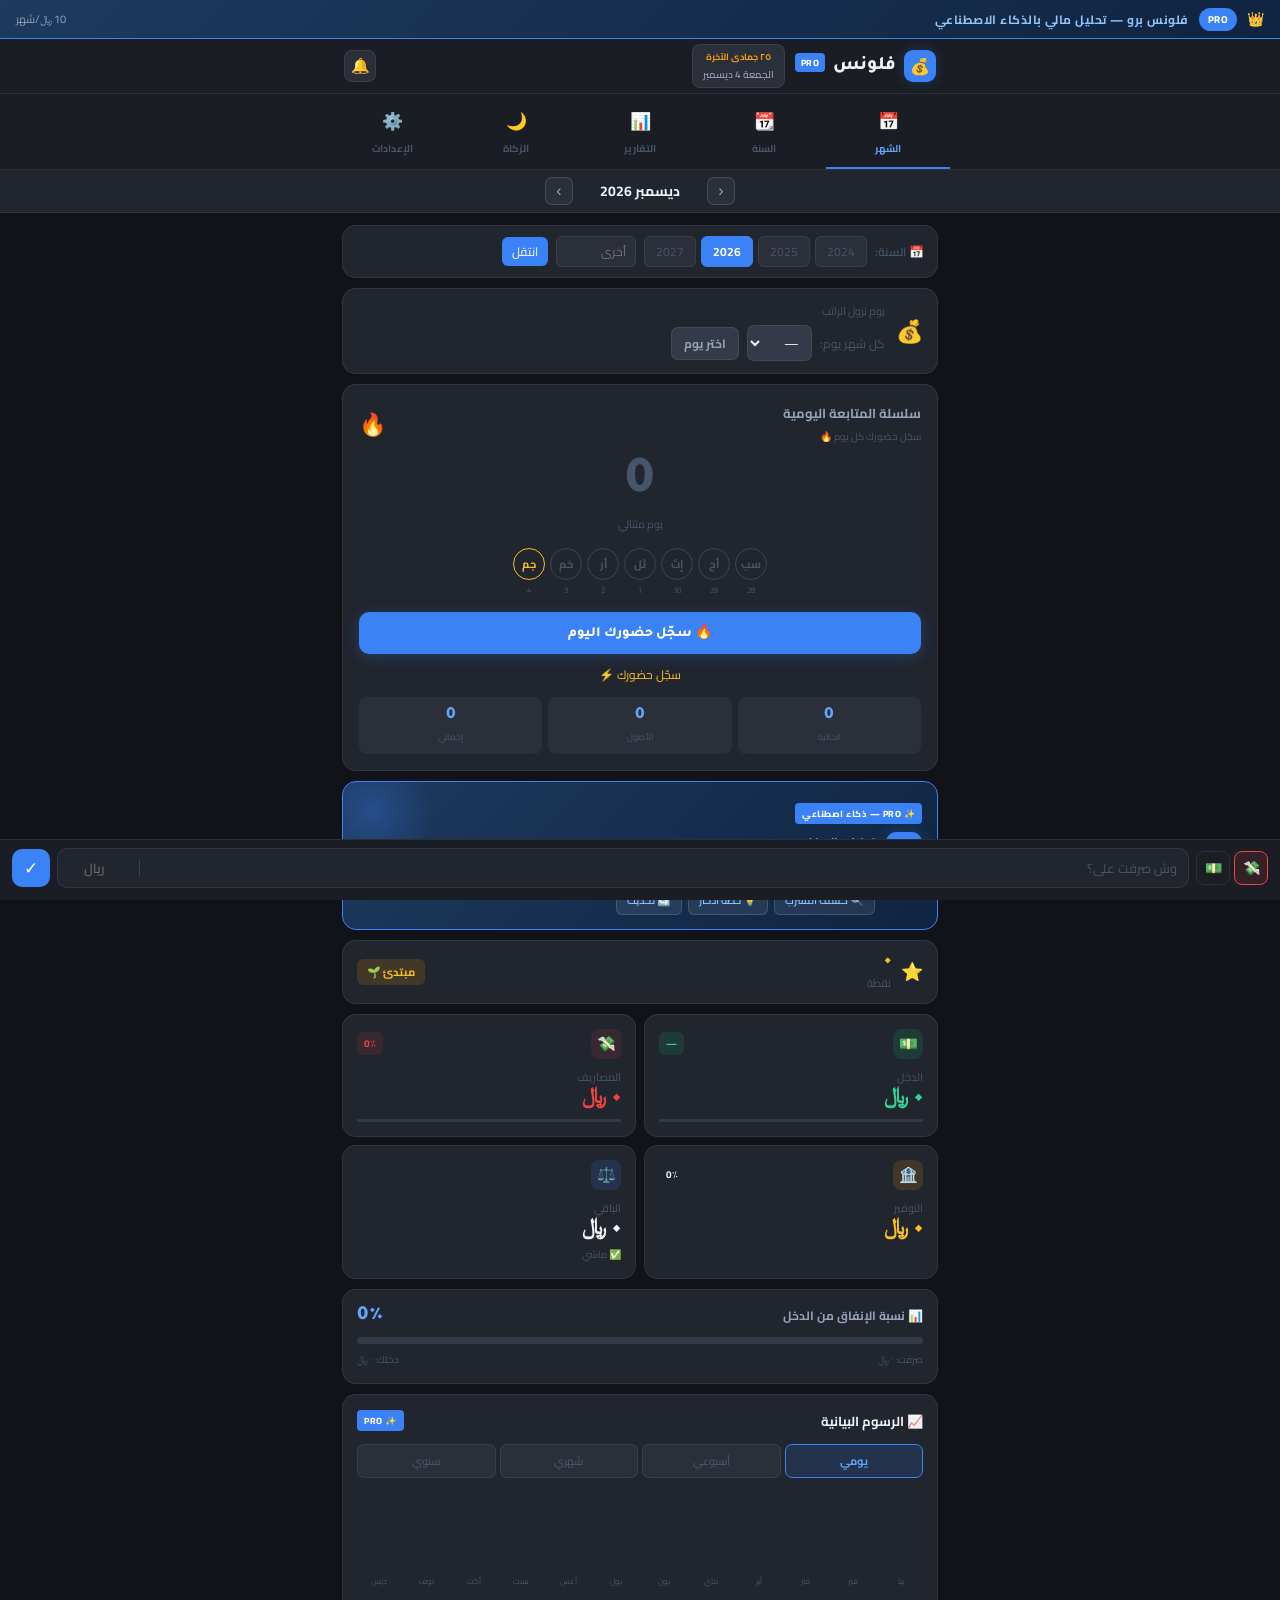
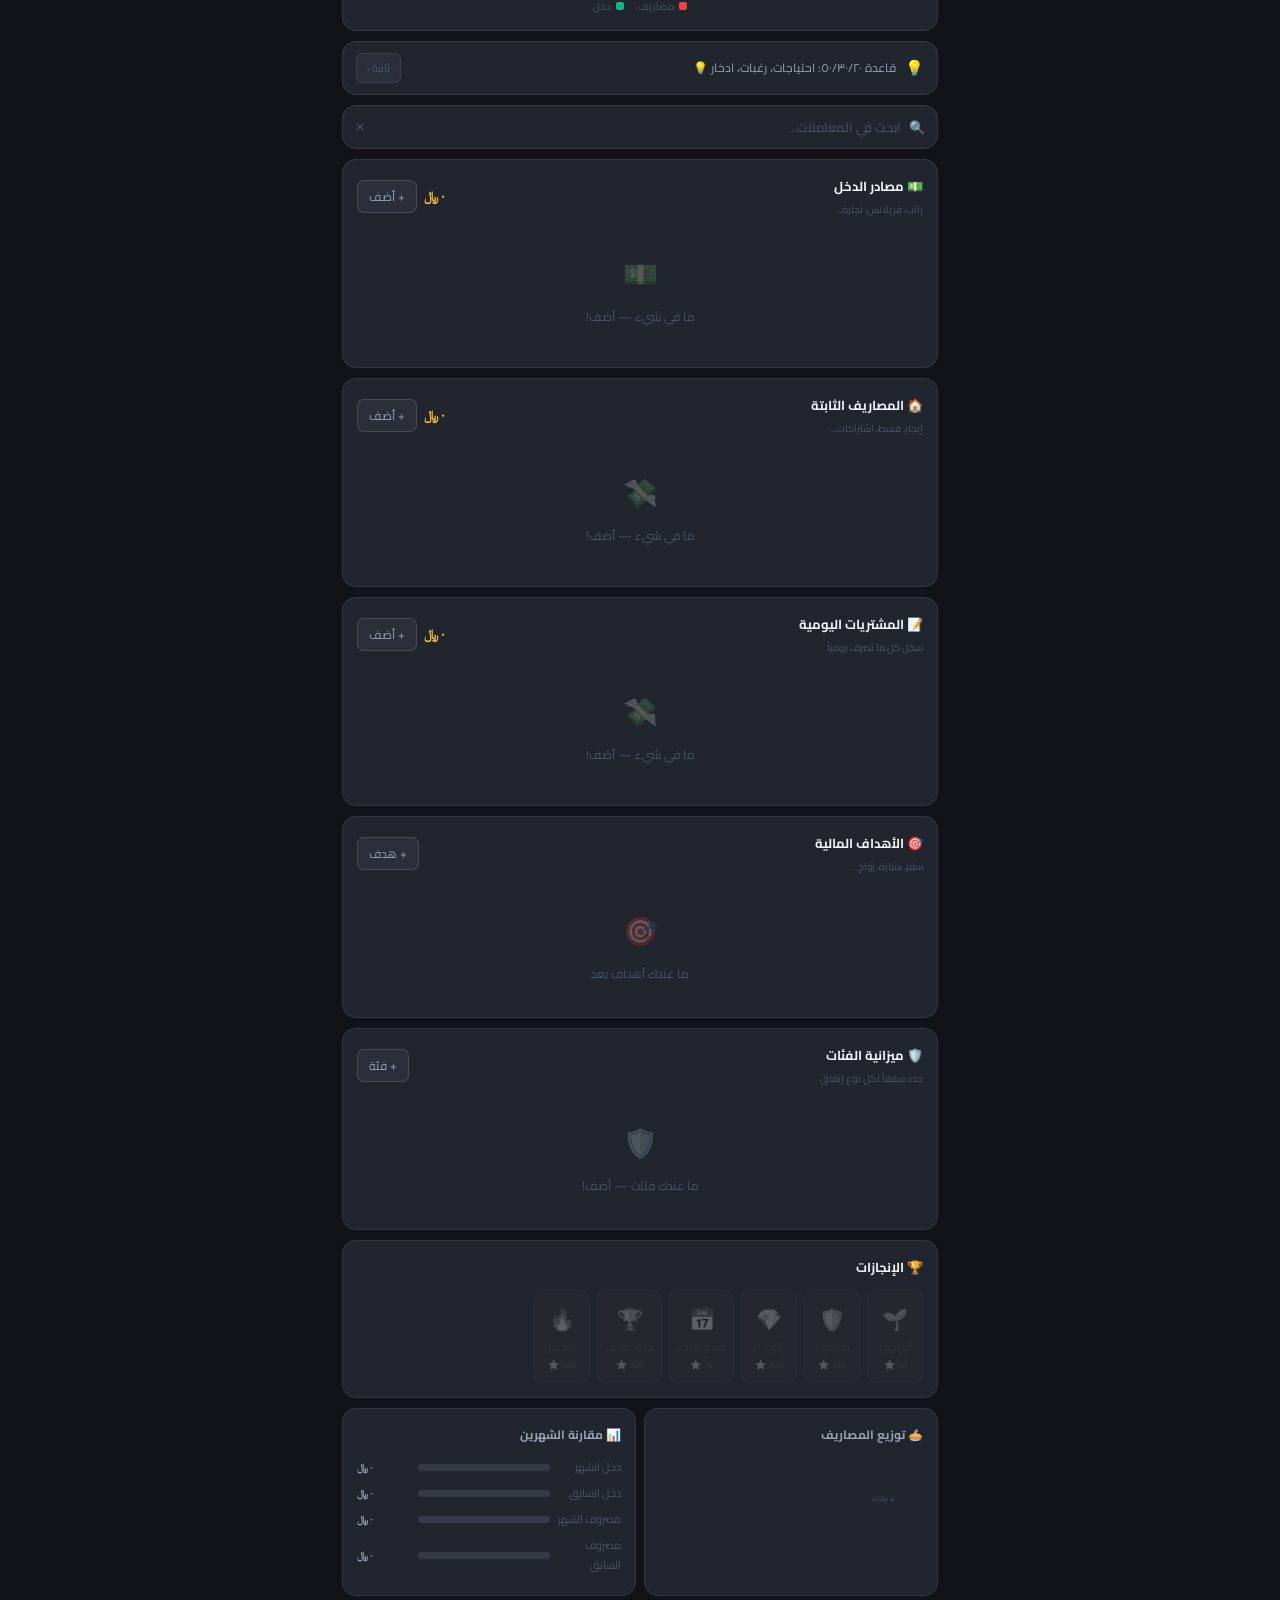
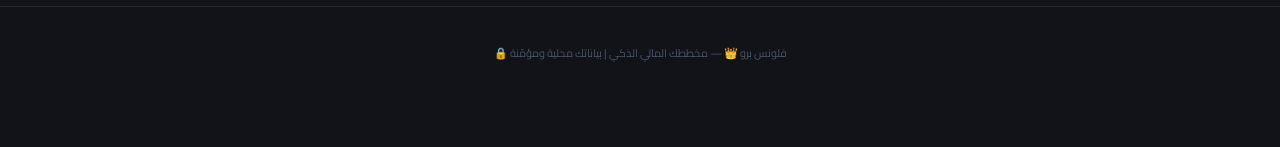
<file: flounce_pro.html>
<!DOCTYPE html>
<html lang="ar" dir="rtl">
<head>
<meta charset="UTF-8">
<meta name="viewport" content="width=device-width, initial-scale=1.0">
<title>فلونس برو — مخططك المالي الذكي</title>
<link rel="preconnect" href="https://fonts.googleapis.com">
<link href="https://fonts.googleapis.com/css2?family=Cairo:wght@300;400;600;700;900&family=Tajawal:wght@300;400;700;800&display=swap" rel="stylesheet">
<style>
/* ═══════════════════════════════════════════════
   FLOUNCE PRO v3 — 3 THEMES, SOLID BACKGROUNDS
   Dark (default) · Light · Midnight
   WCAG AA compliant contrast on all themes
═══════════════════════════════════════════════ */

/* ── THEME 1: DARK (DEFAULT) ── */
:root {
  /* Solid backgrounds — layered depth without patterns */
  --bg:     #111318;   /* page background */
  --bg2:    #1a1d24;   /* header/nav */
  --bg3:    #21252e;   /* cards */
  --bg4:    #2a2f3a;   /* elevated / hover */
  --bg5:    #343a47;   /* inputs, selects */

  /* Accent — electric blue (PRO identity) */
  --accent:    #3b82f6;
  --accent2:   #60a5fa;
  --accent3:   #93c5fd;
  --accent-dim:rgba(59,130,246,.15);
  --accent-glow:rgba(59,130,246,.25);

  /* Gold — highlights, badges, active nav */
  --gold:    #f59e0b;
  --gold2:   #fbbf24;
  --gold3:   #fcd34d;
  --gold-dim:rgba(245,158,11,.15);

  /* Positive — income, savings */
  --green:   #10b981;
  --green2:  #34d399;
  --green3:  #6ee7b7;
  --green-dim:rgba(16,185,129,.15);

  /* Semantic */
  --danger:  #ef4444;
  --warn:    #f97316;
  --ok:      #10b981;

  /* Text */
  --text:    #f1f5f9;
  --text2:   #94a3b8;
  --text3:   #475569;
  --text4:   #2d3748;

  /* Borders */
  --border:  rgba(255,255,255,.08);
  --border2: rgba(255,255,255,.14);
  --border3: rgba(255,255,255,.22);

  /* PRO gradient — unique to PRO identity */
  --pro-grad: linear-gradient(135deg, #1e3a5f 0%, #0f2440 100%);
  --pro-accent: #3b82f6;
  --pro-glow:  rgba(59,130,246,.3);

  --r-sm:8px; --r-md:14px; --r-lg:20px;
  --shadow: 0 4px 20px rgba(0,0,0,.4);
  --shadow-lg: 0 8px 32px rgba(0,0,0,.5);
  --font-body:'Cairo',sans-serif;
  --font-display:'Tajawal',sans-serif;
}

/* ── THEME 2: LIGHT ── */
[data-theme="light"] {
  --bg:     #f8fafc;
  --bg2:    #ffffff;
  --bg3:    #ffffff;
  --bg4:    #f1f5f9;
  --bg5:    #e2e8f0;
  --accent:    #2563eb;
  --accent2:   #3b82f6;
  --accent3:   #60a5fa;
  --accent-dim:rgba(37,99,235,.1);
  --accent-glow:rgba(37,99,235,.2);
  --gold:    #d97706;
  --gold2:   #f59e0b;
  --gold3:   #fbbf24;
  --gold-dim:rgba(217,119,6,.1);
  --green:   #059669;
  --green2:  #10b981;
  --green3:  #34d399;
  --green-dim:rgba(5,150,105,.1);
  --danger:  #dc2626;
  --warn:    #ea580c;
  --ok:      #059669;
  --text:    #0f172a;
  --text2:   #475569;
  --text3:   #94a3b8;
  --text4:   #cbd5e1;
  --border:  rgba(0,0,0,.08);
  --border2: rgba(0,0,0,.13);
  --border3: rgba(0,0,0,.2);
  --pro-grad: linear-gradient(135deg, #dbeafe 0%, #eff6ff 100%);
  --pro-accent: #2563eb;
  --pro-glow:  rgba(37,99,235,.2);
  --shadow: 0 2px 12px rgba(0,0,0,.08);
  --shadow-lg: 0 4px 24px rgba(0,0,0,.12);
}

/* ── THEME 3: MIDNIGHT ── */
[data-theme="midnight"] {
  --bg:     #060810;
  --bg2:    #0d1117;
  --bg3:    #161b27;
  --bg4:    #1e2535;
  --bg5:    #283044;
  --accent:    #818cf8;
  --accent2:   #a5b4fc;
  --accent3:   #c7d2fe;
  --accent-dim:rgba(129,140,248,.15);
  --accent-glow:rgba(129,140,248,.28);
  --gold:    #e9b94e;
  --gold2:   #f0cc6a;
  --gold3:   #f5de8f;
  --gold-dim:rgba(233,185,78,.14);
  --green:   #22c55e;
  --green2:  #4ade80;
  --green3:  #86efac;
  --green-dim:rgba(34,197,94,.14);
  --danger:  #f87171;
  --warn:    #fb923c;
  --ok:      #22c55e;
  --text:    #e2e8f0;
  --text2:   #8892a4;
  --text3:   #4a5568;
  --text4:   #2d3748;
  --border:  rgba(255,255,255,.07);
  --border2: rgba(255,255,255,.12);
  --border3: rgba(255,255,255,.2);
  --pro-grad: linear-gradient(135deg, #1e1b4b 0%, #0e0c2e 100%);
  --pro-accent: #818cf8;
  --pro-glow:  rgba(129,140,248,.3);
  --shadow: 0 4px 24px rgba(0,0,0,.6);
  --shadow-lg: 0 8px 40px rgba(0,0,0,.7);
}

*,*::before,*::after { box-sizing:border-box; margin:0; padding:0; }
html { scroll-behavior:smooth; }
body {
  font-family: var(--font-body);
  background: var(--bg);
  color: var(--text);
  min-height: 100vh;
  direction: rtl;
  overflow-x: hidden;
  padding-bottom: 72px;
  transition: background .3s, color .3s;
}
::-webkit-scrollbar { width:4px; }
::-webkit-scrollbar-track { background:transparent; }
::-webkit-scrollbar-thumb { background:var(--border2); border-radius:4px; }

/* ─────────────────────────────────────
   PRO IDENTITY BANNER
   Visually distinct from free version
───────────────────────────────────── */
.pro-banner {
  background: var(--pro-grad);
  border-bottom: 1px solid var(--pro-accent);
  padding: 6px 16px;
  display: flex;
  align-items: center;
  justify-content: center;
  gap: 10px;
  position: sticky;
  top: 0;
  z-index: 300;
}
.pro-crown {
  font-size: 14px;
  animation: crownFloat 3s ease-in-out infinite;
}
@keyframes crownFloat {
  0%,100%{transform:translateY(0);}
  50%{transform:translateY(-2px);}
}
.pro-text {
  font-size: 12px;
  font-weight: 700;
  color: var(--accent3);
  letter-spacing: .5px;
}
.pro-chip {
  background: var(--accent);
  color: #fff;
  font-size: 10px;
  font-weight: 800;
  padding: 2px 9px;
  border-radius: 20px;
  letter-spacing: .5px;
}
.pro-price {
  font-size: 11px;
  color: var(--text2);
  margin-right: auto;
}

/* ─────────────────────────────────────
   HEADER
───────────────────────────────────── */
.header {
  background: var(--bg2);
  border-bottom: 1px solid var(--border);
  position: sticky;
  top: 33px;
  z-index: 200;
}
[data-theme="light"] .header {
  box-shadow: 0 1px 0 rgba(0,0,0,.06);
}
.header-inner {
  max-width: 620px;
  margin: 0 auto;
  display: flex;
  align-items: center;
  gap: 10px;
  height: 54px;
  padding: 0 14px;
}
.logo {
  display: flex;
  align-items: center;
  gap: 8px;
  flex-shrink: 0;
  cursor: pointer;
}
.logo-mark {
  width: 32px;
  height: 32px;
  border-radius: 9px;
  background: var(--accent);
  display: flex;
  align-items: center;
  justify-content: center;
  font-size: 16px;
  box-shadow: 0 0 12px var(--accent-glow);
}
.logo-name {
  font-family: var(--font-display);
  font-size: 19px;
  font-weight: 800;
  color: var(--text);
}
.logo-pro-tag {
  font-size: 9px;
  font-weight: 800;
  background: var(--accent);
  color: #fff;
  padding: 1px 6px;
  border-radius: 4px;
  letter-spacing: .5px;
  margin-top: -8px;
}
.header-date {
  display: flex;
  flex-direction: column;
  align-items: center;
  background: var(--bg4);
  border: 1px solid var(--border);
  border-radius: 8px;
  padding: 3px 10px;
  flex-shrink: 0;
}
.header-date-h { font-size: 9px; color: var(--gold); font-weight: 700; }
.header-date-day { font-size: 10px; color: var(--text2); font-weight: 600; }
.header-spacer { flex: 1; }
.bell-btn {
  width: 32px;
  height: 32px;
  border-radius: 8px;
  border: 1px solid var(--border);
  background: var(--bg4);
  color: var(--text2);
  cursor: pointer;
  font-size: 15px;
  display: flex;
  align-items: center;
  justify-content: center;
  position: relative;
  flex-shrink: 0;
  transition: all .2s;
}
.bell-btn.alert { border-color: var(--gold); color: var(--gold); }
.bell-dot {
  position: absolute;
  top: -3px;
  right: -3px;
  width: 8px;
  height: 8px;
  border-radius: 50%;
  background: var(--danger);
  display: none;
  animation: pulse 2s infinite;
}
.bell-dot.show { display: block; }
@keyframes pulse {
  0%,100% { box-shadow: 0 0 0 0 rgba(239,68,68,.5); }
  50%      { box-shadow: 0 0 0 4px rgba(239,68,68,0); }
}

/* ─────────────────────────────────────
   MAIN NAV
───────────────────────────────────── */
.main-nav {
  background: var(--bg2);
  border-bottom: 1px solid var(--border);
  position: sticky;
  top: 87px;
  z-index: 199;
}
.main-nav-inner {
  max-width: 620px;
  margin: 0 auto;
  display: flex;
}
.main-nav-btn {
  flex: 1;
  padding: 11px 2px 9px;
  border: none;
  border-bottom: 2px solid transparent;
  background: none;
  cursor: pointer;
  font-family: var(--font-body);
  font-size: 11px;
  font-weight: 700;
  color: var(--text3);
  display: flex;
  flex-direction: column;
  align-items: center;
  gap: 2px;
  transition: all .18s;
}
.main-nav-btn:hover { color: var(--text2); background: var(--bg4); }
.main-nav-btn.active { color: var(--accent2); border-bottom-color: var(--accent); }
.nav-icon { font-size: 17px; }
.nav-label { font-size: 10px; white-space: nowrap; }

/* MONTH BAR */
.month-bar {
  background: var(--bg3);
  border-bottom: 1px solid var(--border);
  padding: 7px 14px;
  display: flex;
  align-items: center;
  justify-content: center;
  gap: 12px;
}
.month-arrow {
  width: 28px;
  height: 28px;
  border-radius: 7px;
  border: 1px solid var(--border2);
  background: var(--bg4);
  color: var(--text2);
  cursor: pointer;
  font-size: 16px;
  display: flex;
  align-items: center;
  justify-content: center;
  transition: all .18s;
}
.month-arrow:hover { border-color: var(--accent); color: var(--accent2); }
.month-label { font-size: 14px; font-weight: 700; color: var(--text); min-width: 110px; text-align: center; }

/* ─────────────────────────────────────
   MAIN LAYOUT
───────────────────────────────────── */
.main {
  max-width: 620px;
  margin: 0 auto;
  padding: 12px 12px 0;
}

/* ─────────────────────────────────────
   CARDS
───────────────────────────────────── */
.cards-grid {
  display: grid;
  grid-template-columns: 1fr 1fr;
  gap: 8px;
  margin-bottom: 10px;
}
.card {
  background: var(--bg3);
  border: 1px solid var(--border);
  border-radius: var(--r-md);
  padding: 14px;
  transition: border-color .2s, box-shadow .2s;
}
.card:hover { border-color: var(--border2); box-shadow: var(--shadow); }
.card-head { display: flex; align-items: center; justify-content: space-between; margin-bottom: 8px; }
.card-icon {
  width: 30px;
  height: 30px;
  border-radius: 8px;
  display: flex;
  align-items: center;
  justify-content: center;
  font-size: 15px;
}
.card.income .card-icon  { background: var(--green-dim); }
.card.expense .card-icon { background: rgba(239,68,68,.12); }
.card.saved  .card-icon  { background: var(--gold-dim); }
.card.balance .card-icon { background: var(--accent-dim); }
.card-badge {
  font-size: 10px;
  font-weight: 700;
  padding: 2px 7px;
  border-radius: 6px;
}
.card.income  .card-badge { background: var(--green-dim); color: var(--green2); }
.card.expense .card-badge { background: rgba(239,68,68,.12); color: var(--danger); }
.card-label { font-size: 11px; color: var(--text3); margin-bottom: 2px; }
.card-value { font-family: var(--font-display); font-size: 22px; font-weight: 900; line-height: 1; }
.card.income  .card-value { color: var(--green2); }
.card.expense .card-value { color: var(--danger); }
.card.saved   .card-value { color: var(--gold2); }
.card.balance .card-value { color: var(--text); }
.card-sub { font-size: 10px; color: var(--text3); margin-top: 3px; }
.card-bar { background: var(--bg5); border-radius: 3px; height: 3px; margin-top: 8px; overflow: hidden; }
.card-bar-fill { height: 100%; border-radius: 3px; transition: width .7s ease; }
.card.income  .card-bar-fill { background: var(--green); }
.card.expense .card-bar-fill { background: var(--danger); }

/* ─────────────────────────────────────
   PROGRESS
───────────────────────────────────── */
.progress-block {
  background: var(--bg3);
  border: 1px solid var(--border);
  border-radius: var(--r-md);
  padding: 14px;
  margin-bottom: 10px;
}
.progress-head { display: flex; align-items: center; justify-content: space-between; margin-bottom: 9px; }
.progress-title { font-size: 12px; font-weight: 700; color: var(--text2); }
.progress-pct { font-family: var(--font-display); font-size: 20px; font-weight: 900; color: var(--accent2); }
.progress-track { background: var(--bg5); border-radius: 10px; height: 7px; overflow: hidden; margin-bottom: 6px; }
.progress-fill {
  height: 100%;
  border-radius: 10px;
  background: var(--accent);
  transition: width .8s ease;
  position: relative;
  overflow: hidden;
}
.progress-fill::after {
  content: '';
  position: absolute;
  top: 0; left: -100%; width: 60%; height: 100%;
  background: linear-gradient(90deg, transparent, rgba(255,255,255,.28), transparent);
  animation: shimmer 2s infinite;
}
@keyframes shimmer { 100% { left: 140%; } }
.progress-fill.warn   { background: var(--warn); }
.progress-fill.danger { background: var(--danger); }
.progress-labels { display: flex; justify-content: space-between; font-size: 10px; color: var(--text3); }

/* ─────────────────────────────────────
   PRO FEATURE CARD (AI / Leak / Saving)
   — visually distinguished from free UI
───────────────────────────────────── */
.pro-feature-card {
  background: var(--pro-grad);
  border: 1px solid var(--pro-accent);
  border-radius: var(--r-md);
  padding: 14px 15px;
  margin-bottom: 10px;
  position: relative;
  overflow: hidden;
}
.pro-feature-card::before {
  content: '';
  position: absolute;
  top: -30px; left: -30px;
  width: 120px; height: 120px;
  background: radial-gradient(circle, var(--pro-glow), transparent 70%);
  pointer-events: none;
}
.pro-feature-tag {
  display: inline-flex;
  align-items: center;
  gap: 4px;
  font-size: 9px;
  font-weight: 800;
  background: var(--accent);
  color: #fff;
  padding: 2px 7px;
  border-radius: 4px;
  letter-spacing: .5px;
  margin-bottom: 8px;
}
.ai-orb {
  width: 36px;
  height: 36px;
  border-radius: 10px;
  flex-shrink: 0;
  background: var(--accent);
  display: flex;
  align-items: center;
  justify-content: center;
  font-size: 17px;
  cursor: pointer;
  box-shadow: 0 0 16px var(--accent-glow);
  transition: transform .25s;
  animation: orbPulse 3s ease-in-out infinite;
}
@keyframes orbPulse {
  0%,100% { box-shadow: 0 0 10px var(--accent-glow); }
  50%      { box-shadow: 0 0 22px var(--accent-glow); }
}
.ai-orb:hover { transform: scale(1.08) rotate(8deg); }
.ai-row { display: flex; gap: 11px; align-items: flex-start; }
.ai-body { flex: 1; }
.ai-label { font-size: 11px; font-weight: 700; color: var(--accent3); margin-bottom: 3px; }
.ai-text { font-size: 13px; color: var(--text2); line-height: 1.6; }
.ai-actions { display: flex; gap: 6px; margin-top: 9px; flex-wrap: wrap; }
.ai-btn {
  background: rgba(255,255,255,.08);
  border: 1px solid rgba(255,255,255,.14);
  color: var(--accent3);
  padding: 4px 10px;
  border-radius: 6px;
  cursor: pointer;
  font-size: 11px;
  font-family: var(--font-body);
  font-weight: 600;
  transition: all .18s;
}
.ai-btn:hover { background: var(--accent); color: #fff; border-color: var(--accent); }

/* Leak detector */
.leak-card {
  background: var(--bg3);
  border: 1px solid rgba(249,115,22,.25);
  border-right: 3px solid var(--warn);
  border-radius: var(--r-md);
  padding: 13px 14px;
  margin-bottom: 10px;
}
.leak-header { display: flex; align-items: center; gap: 8px; margin-bottom: 10px; }
.leak-title { font-size: 13px; font-weight: 700; color: var(--warn); }
.leak-items { display: flex; flex-direction: column; gap: 6px; }
.leak-item {
  display: flex;
  align-items: center;
  gap: 9px;
  background: var(--bg4);
  border-radius: 9px;
  padding: 9px 12px;
}
.leak-item-emoji { font-size: 17px; }
.leak-item-body { flex: 1; }
.leak-item-name { font-size: 12px; font-weight: 600; color: var(--text); }
.leak-item-detail { font-size: 10px; color: var(--text3); margin-top: 1px; }
.leak-item-amt { font-family: var(--font-display); font-size: 14px; font-weight: 800; color: var(--warn); }
.leak-tip { margin-top: 9px; font-size: 11px; color: var(--text3); border-right: 2px solid var(--warn); padding-right: 8px; line-height: 1.5; }

/* Saving plan */
.saving-card {
  background: var(--bg3);
  border: 1px solid rgba(16,185,129,.2);
  border-right: 3px solid var(--green);
  border-radius: var(--r-md);
  padding: 14px;
  margin-bottom: 10px;
}
.saving-header { display: flex; align-items: center; gap: 8px; margin-bottom: 12px; }
.saving-title { font-size: 13px; font-weight: 700; color: var(--green2); }
.saving-grid { display: grid; grid-template-columns: repeat(3,1fr); gap: 8px; margin-bottom: 11px; }
.saving-item { background: var(--bg4); border-radius: 9px; padding: 10px; text-align: center; }
.saving-item-val { font-family: var(--font-display); font-size: 17px; font-weight: 800; color: var(--green2); }
.saving-item-lbl { font-size: 10px; color: var(--text3); margin-top: 2px; }
.saving-slider-lbl { font-size: 11px; color: var(--text2); margin-bottom: 5px; display: flex; justify-content: space-between; }
.saving-slider { width: 100%; height: 4px; accent-color: var(--green); margin-bottom: 12px; }
.saving-tip { font-size: 11px; color: var(--text3); line-height: 1.5; }

/* ─────────────────────────────────────
   PTS BAR
───────────────────────────────────── */
.pts-bar {
  background: var(--bg3);
  border: 1px solid var(--border);
  border-radius: var(--r-md);
  padding: 10px 14px;
  display: flex;
  align-items: center;
  gap: 10px;
  margin-bottom: 10px;
}
.pts-val { font-family: var(--font-display); font-size: 18px; font-weight: 900; color: var(--gold2); }
.pts-lbl { font-size: 11px; color: var(--text3); }
.pts-level {
  margin-right: auto;
  font-size: 11px;
  font-weight: 700;
  background: var(--gold-dim);
  color: var(--gold2);
  padding: 3px 10px;
  border-radius: 6px;
}

/* ─────────────────────────────────────
   STREAK CARD
───────────────────────────────────── */
.streak-card {
  background: var(--bg3);
  border: 1px solid var(--border);
  border-radius: var(--r-md);
  padding: 16px;
  margin-bottom: 10px;
}
.streak-head { display: flex; align-items: center; justify-content: space-between; margin-bottom: 12px; }
.streak-title { font-size: 13px; font-weight: 700; color: var(--text2); }
.streak-flame { font-size: 22px; animation: flamePop 1.6s ease-in-out infinite; }
@keyframes flamePop { 0%,100%{transform:scale(1);} 50%{transform:scale(1.15);} }
.streak-num {
  font-family: var(--font-display);
  font-size: 52px;
  font-weight: 900;
  color: var(--text3);
  line-height: 1;
  text-align: center;
  margin-bottom: 4px;
}
.streak-num.active { color: var(--gold2); }
.streak-sub { text-align: center; font-size: 11px; color: var(--text3); margin-bottom: 14px; }
.streak-dots { display: flex; gap: 5px; justify-content: center; margin-bottom: 14px; flex-wrap: wrap; }
.streak-dot {
  width: 32px;
  height: 32px;
  border-radius: 50%;
  border: 1.5px solid var(--border2);
  display: flex;
  align-items: center;
  justify-content: center;
  font-size: 11px;
  color: var(--text3);
  font-weight: 700;
  transition: all .25s;
}
.streak-dot.done { background: var(--accent); border-color: var(--accent); color: #fff; }
.streak-dot.today { border-color: var(--gold2); color: var(--gold2); }
.streak-checkin {
  width: 100%;
  padding: 11px;
  border-radius: 10px;
  border: none;
  background: var(--accent);
  color: #fff;
  font-family: var(--font-display);
  font-size: 14px;
  font-weight: 800;
  cursor: pointer;
  transition: all .2s;
  box-shadow: 0 3px 14px var(--accent-glow);
}
.streak-checkin:hover { opacity: .88; transform: translateY(-1px); }
.streak-checkin.done {
  background: var(--bg4);
  color: var(--text3);
  cursor: default;
  transform: none;
  box-shadow: none;
  border: 1px dashed var(--border2);
}
.streak-msg { text-align: center; font-size: 12px; color: var(--gold2); margin-top: 9px; min-height: 16px; }
.streak-stats { display: grid; grid-template-columns: repeat(3,1fr); gap: 6px; margin-top: 11px; }
.streak-stat { background: var(--bg4); border-radius: 8px; padding: 9px; text-align: center; }
.streak-stat-num { font-family: var(--font-display); font-size: 17px; font-weight: 900; color: var(--accent2); }
.streak-stat-lbl { font-size: 9px; color: var(--text3); margin-top: 2px; }

/* ─────────────────────────────────────
   SALARY STRIP
───────────────────────────────────── */
.salary-strip {
  background: var(--bg3);
  border: 1px solid var(--border);
  border-radius: var(--r-md);
  padding: 12px 14px;
  display: flex;
  align-items: center;
  gap: 11px;
  margin-bottom: 10px;
}
.salary-icon { font-size: 22px; flex-shrink: 0; }
.salary-body { flex: 1; }
.salary-label { font-size: 11px; color: var(--text3); margin-bottom: 4px; }
.salary-row { display: flex; align-items: center; gap: 8px; flex-wrap: wrap; }
.salary-select {
  background: var(--bg5);
  border: 1px solid var(--border);
  border-radius: 7px;
  padding: 4px 8px;
  color: var(--text);
  font-family: var(--font-body);
  font-size: 13px;
  outline: none;
  cursor: pointer;
  width: 65px;
}
.salary-badge {
  font-size: 12px;
  font-weight: 700;
  color: var(--text2);
  background: var(--bg5);
  border: 1px solid var(--border);
  border-radius: 7px;
  padding: 4px 12px;
  white-space: nowrap;
}
.salary-badge.today { border-color: var(--gold); color: var(--gold2); background: var(--gold-dim); }

/* ─────────────────────────────────────
   SECTION CARD
───────────────────────────────────── */
.section-card {
  background: var(--bg3);
  border: 1px solid var(--border);
  border-radius: var(--r-md);
  padding: 14px;
  margin-bottom: 10px;
}
.section-head { display: flex; align-items: center; justify-content: space-between; margin-bottom: 11px; }
.section-title { font-size: 13px; font-weight: 700; color: var(--text); }
.section-subtitle { font-size: 10px; color: var(--text3); margin-top: 2px; }
.section-total { font-size: 13px; font-weight: 800; color: var(--gold2); }
.add-trigger {
  background: var(--bg4);
  border: 1px solid var(--border2);
  border-radius: 7px;
  padding: 4px 11px;
  color: var(--text2);
  font-family: var(--font-body);
  font-size: 12px;
  cursor: pointer;
  transition: all .18s;
}
.add-trigger:hover { border-color: var(--accent); color: var(--accent2); }

/* ─────────────────────────────────────
   ITEMS
───────────────────────────────────── */
.items-list { display: flex; flex-direction: column; gap: 4px; margin-bottom: 7px; }
.item-row {
  display: flex;
  align-items: center;
  gap: 8px;
  background: var(--bg4);
  border-radius: 9px;
  padding: 9px 11px;
  border: 1px solid transparent;
  transition: all .18s;
}
.item-row:hover { border-color: var(--border2); }
.item-row.paid { opacity: .4; }
.item-row.paid .item-name { text-decoration: line-through; }
.item-emoji {
  width: 28px;
  height: 28px;
  border-radius: 7px;
  background: var(--bg5);
  display: flex;
  align-items: center;
  justify-content: center;
  font-size: 14px;
  flex-shrink: 0;
}
.item-name { flex: 1; font-size: 13px; color: var(--text); cursor: pointer; }
.item-amount { font-size: 13px; font-weight: 700; white-space: nowrap; }
.item-amount.income  { color: var(--green2); }
.item-amount.expense { color: var(--danger); }
.item-del { background: none; border: none; color: var(--text3); cursor: pointer; font-size: 12px; padding: 3px; transition: color .18s; }
.item-del:hover { color: var(--danger); }
.empty-state { text-align: center; padding: 18px; color: var(--text3); font-size: 12px; }
.empty-state-icon { font-size: 28px; opacity: .25; display: block; margin-bottom: 5px; }

/* ─────────────────────────────────────
   FORMS
───────────────────────────────────── */
.add-form {
  background: var(--bg4);
  border-radius: 10px;
  padding: 11px;
  border: 1px solid var(--border);
  display: none;
  margin-top: 6px;
}
.add-form.open { display: block; animation: slideDown .2s ease; }
@keyframes slideDown { from { opacity:0; transform:translateY(-5px); } to { opacity:1; transform:translateY(0); } }
.cat-chips { display: flex; gap: 5px; flex-wrap: wrap; margin-bottom: 8px; }
.cat-chip {
  background: var(--bg5);
  border: 1px solid var(--border);
  border-radius: 16px;
  padding: 3px 10px;
  font-size: 11px;
  cursor: pointer;
  color: var(--text3);
  transition: all .18s;
}
.cat-chip:hover,.cat-chip.sel { background: var(--accent-dim); border-color: var(--accent); color: var(--accent2); }
.form-row { display: flex; gap: 6px; flex-wrap: wrap; }
.form-input {
  flex: 1;
  min-width: 80px;
  background: var(--bg5);
  border: 1px solid var(--border);
  border-radius: 8px;
  padding: 8px 10px;
  color: var(--text);
  font-family: var(--font-body);
  font-size: 13px;
  outline: none;
  transition: border-color .18s;
}
.form-input:focus { border-color: var(--accent); }
.form-input::placeholder { color: var(--text3); }
.form-select {
  flex: 1;
  min-width: 80px;
  background: var(--bg5);
  border: 1px solid var(--border);
  border-radius: 8px;
  padding: 8px 10px;
  color: var(--text);
  font-family: var(--font-body);
  font-size: 13px;
  outline: none;
  cursor: pointer;
}
.form-select option { background: var(--bg3); }
.form-btn {
  background: var(--accent);
  color: #fff;
  border: none;
  border-radius: 8px;
  padding: 8px 16px;
  font-size: 13px;
  font-weight: 700;
  cursor: pointer;
  font-family: var(--font-body);
  transition: all .18s;
  white-space: nowrap;
}
.form-btn:hover { opacity: .88; transform: translateY(-1px); }
.amt-shortcuts { display: flex; gap: 4px; flex-wrap: wrap; margin-top: 6px; }
.amt-sh {
  background: var(--bg5);
  border: 1px solid var(--border);
  border-radius: 6px;
  padding: 3px 9px;
  font-size: 11px;
  cursor: pointer;
  color: var(--text3);
  transition: all .18s;
  font-family: var(--font-body);
}
.amt-sh:hover { background: var(--accent-dim); color: var(--accent2); border-color: var(--accent); }
.form-check { display: flex; align-items: center; gap: 6px; margin-top: 7px; font-size: 12px; color: var(--text3); cursor: pointer; }
.form-check input { accent-color: var(--accent); }

/* ─────────────────────────────────────
   BUDGET
───────────────────────────────────── */
.budget-alert {
  background: rgba(239,68,68,.08);
  border: 1px solid rgba(239,68,68,.2);
  border-radius: 9px;
  padding: 10px 13px;
  margin-bottom: 10px;
  display: none;
  flex-direction: column;
  gap: 6px;
  font-size: 12px;
  color: var(--danger);
}
.budget-alert.show { display: flex; }
.budget-item { background: var(--bg4); border-radius: 10px; padding: 11px; margin-bottom: 6px; }
.budget-item-head { display: flex; align-items: center; justify-content: space-between; margin-bottom: 7px; }
.budget-cat { font-size: 13px; font-weight: 700; color: var(--text); }
.budget-nums { display: flex; align-items: center; gap: 5px; }
.budget-spent { font-size: 12px; font-weight: 700; color: var(--gold2); }
.budget-limit { font-size: 11px; color: var(--text3); }
.budget-track-bg { background: var(--bg5); border-radius: 10px; height: 6px; overflow: hidden; margin-bottom: 4px; }
.budget-track-fill { height: 100%; border-radius: 10px; background: var(--accent); transition: width .7s ease; }
.budget-track-fill.warn   { background: var(--warn); }
.budget-track-fill.danger { background: var(--danger); }
.budget-foot { display: flex; justify-content: space-between; font-size: 10px; color: var(--text3); }
.budget-remain.over { color: var(--danger); }

/* ─────────────────────────────────────
   GOALS
───────────────────────────────────── */
.goal-item { background: var(--bg4); border-radius: 10px; padding: 12px; margin-bottom: 6px; }
.goal-head { display: flex; align-items: center; justify-content: space-between; margin-bottom: 8px; }
.goal-name { font-size: 13px; font-weight: 700; color: var(--text); }
.goal-amounts { font-size: 11px; color: var(--text3); }
.goal-track-bg { background: var(--bg5); border-radius: 10px; height: 6px; overflow: hidden; margin-bottom: 4px; }
.goal-track-fill { height: 100%; border-radius: 10px; background: var(--green); transition: width .7s ease; }
.goal-pct { font-size: 11px; color: var(--text3); }

/* ─────────────────────────────────────
   ACHIEVEMENTS
───────────────────────────────────── */
.ach-grid { display: flex; gap: 7px; flex-wrap: wrap; margin-top: 10px; }
.ach-badge {
  display: flex;
  flex-direction: column;
  align-items: center;
  gap: 3px;
  padding: 9px 8px;
  background: var(--bg4);
  border-radius: 10px;
  border: 1px solid var(--border);
  min-width: 56px;
  transition: all .2s;
}
.ach-badge:hover { transform: scale(1.05); }
.ach-badge.on { border-color: var(--gold); background: var(--gold-dim); }
.ach-badge.off { opacity: .28; filter: grayscale(1); }
.ach-icon { font-size: 21px; }
.ach-name { font-size: 9px; text-align: center; color: var(--text3); line-height: 1.3; }
.ach-pts { font-size: 9px; font-weight: 700; color: var(--text3); }
.ach-badge.on .ach-pts { color: var(--gold2); }

/* ─────────────────────────────────────
   TIP
───────────────────────────────────── */
.tip-bar {
  background: var(--bg3);
  border: 1px solid var(--border);
  border-radius: var(--r-md);
  padding: 11px 13px;
  display: flex;
  gap: 9px;
  align-items: center;
  margin-bottom: 10px;
}
.tip-text { flex: 1; font-size: 12px; color: var(--text2); line-height: 1.6; }
.tip-next-btn {
  background: var(--bg4);
  border: 1px solid var(--border);
  color: var(--text3);
  padding: 4px 10px;
  border-radius: 6px;
  cursor: pointer;
  font-size: 11px;
  font-family: var(--font-body);
  transition: all .18s;
  white-space: nowrap;
}
.tip-next-btn:hover { border-color: var(--accent); color: var(--accent2); }

/* ─────────────────────────────────────
   SEARCH
───────────────────────────────────── */
.search-bar {
  background: var(--bg3);
  border: 1px solid var(--border);
  border-radius: var(--r-md);
  padding: 9px 12px;
  display: flex;
  gap: 8px;
  align-items: center;
  margin-bottom: 10px;
}
.search-input {
  flex: 1;
  background: none;
  border: none;
  outline: none;
  color: var(--text);
  font-family: var(--font-body);
  font-size: 13px;
  direction: rtl;
}
.search-input::placeholder { color: var(--text3); }
.search-clear { background: none; border: none; color: var(--text3); cursor: pointer; font-size: 12px; }
.search-results { display: flex; flex-direction: column; gap: 4px; margin-top: 7px; max-height: 150px; overflow-y: auto; }

/* ─────────────────────────────────────
   YEAR SELECTOR
───────────────────────────────────── */
.year-selector {
  background: var(--bg3);
  border: 1px solid var(--border);
  border-radius: var(--r-md);
  padding: 10px 13px;
  display: flex;
  align-items: center;
  gap: 8px;
  flex-wrap: wrap;
  margin-bottom: 10px;
}
.year-lbl { font-size: 12px; color: var(--text3); font-weight: 600; }
.year-btns { display: flex; gap: 5px; flex-wrap: wrap; }
.year-btn {
  background: var(--bg4);
  border: 1px solid var(--border);
  color: var(--text3);
  padding: 3px 11px;
  border-radius: 6px;
  cursor: pointer;
  font-size: 12px;
  font-family: var(--font-body);
  transition: all .18s;
}
.year-btn.active { background: var(--accent); color: #fff; border-color: var(--accent); font-weight: 700; }
.year-input {
  background: var(--bg4);
  border: 1px solid var(--border);
  color: var(--text);
  padding: 3px 9px;
  border-radius: 6px;
  font-size: 12px;
  font-family: var(--font-body);
  width: 80px;
  outline: none;
}
.year-go {
  background: var(--accent);
  border: none;
  color: #fff;
  padding: 3px 10px;
  border-radius: 6px;
  font-size: 12px;
  cursor: pointer;
  font-family: var(--font-body);
}

/* ─────────────────────────────────────
   CHARTS
───────────────────────────────────── */
.charts-grid { display: grid; grid-template-columns: 1fr 1fr; gap: 8px; margin-bottom: 10px; }
.chart-card { background: var(--bg3); border: 1px solid var(--border); border-radius: var(--r-md); padding: 14px; }
.chart-title { font-size: 12px; font-weight: 700; color: var(--text2); margin-bottom: 11px; }
.pie-wrap { display: flex; gap: 10px; align-items: center; }
.pie-legend { flex: 1; display: flex; flex-direction: column; gap: 6px; }
.pie-item { display: flex; align-items: center; gap: 6px; font-size: 11px; }
.pie-dot { width: 7px; height: 7px; border-radius: 50%; flex-shrink: 0; }
.pie-lbl { flex: 1; color: var(--text3); }
.pie-pct { color: var(--text); font-weight: 700; }
.cmp-row { display: flex; gap: 6px; align-items: center; margin-bottom: 6px; font-size: 11px; }
.cmp-lbl { width: 65px; color: var(--text3); }
.cmp-bar-bg { flex: 1; background: var(--bg5); border-radius: 4px; height: 7px; overflow: hidden; }
.cmp-bar-fill { height: 100%; border-radius: 4px; transition: width .7s ease; }
.cmp-val { width: 55px; text-align: left; font-weight: 700; color: var(--text2); font-size: 10px; }

/* Period chart */
.period-tabs { display: flex; gap: 4px; margin-bottom: 11px; }
.period-tab {
  flex: 1;
  padding: 6px 4px;
  border-radius: 7px;
  border: 1px solid var(--border);
  background: var(--bg4);
  color: var(--text3);
  font-size: 11px;
  font-weight: 600;
  cursor: pointer;
  text-align: center;
  transition: all .18s;
  font-family: var(--font-body);
}
.period-tab.active { background: var(--accent-dim); border-color: var(--accent); color: var(--accent2); font-weight: 700; }
.bar-chart-wrap { height: 100px; display: flex; align-items: flex-end; gap: 3px; margin: 8px 0; }
.bar-col { flex: 1; display: flex; flex-direction: column; align-items: center; gap: 2px; }
.bar-fill { width: 100%; border-radius: 3px 3px 0 0; min-height: 2px; transition: height .5s ease; }
.bar-col-lbl { font-size: 8px; color: var(--text3); }

/* ─────────────────────────────────────
   YEARLY
───────────────────────────────────── */
.ycards { display: grid; grid-template-columns: repeat(3,1fr); gap: 8px; margin-bottom: 10px; }
.ycard { background: var(--bg3); border: 1px solid var(--border); border-radius: var(--r-md); padding: 14px; text-align: center; }
.ycard:hover { border-color: var(--border2); }
.ycard-icon { font-size: 22px; margin-bottom: 5px; }
.ycard-val { font-family: var(--font-display); font-size: 17px; font-weight: 900; color: var(--gold2); }
.ycard-lbl { font-size: 10px; color: var(--text3); margin-top: 3px; }
.year-bars-card { background: var(--bg3); border: 1px solid var(--border); border-radius: var(--r-md); padding: 14px; margin-bottom: 10px; }
.year-bars { display: flex; gap: 3px; align-items: flex-end; height: 88px; margin-bottom: 6px; }
.year-bar-wrap { flex: 1; display: flex; gap: 2px; align-items: flex-end; justify-content: center; height: 100%; }
.year-bar { flex: 1; border-radius: 2px 2px 0 0; min-height: 2px; transition: height .5s ease; }
.year-bar.income  { background: var(--green); opacity: .8; }
.year-bar.expense { background: var(--danger); opacity: .7; }
.year-lbrs { display: flex; gap: 3px; }
.year-lbl-item { flex: 1; text-align: center; font-size: 8px; color: var(--text3); }
.year-legend { display: flex; gap: 12px; margin-top: 8px; }
.year-leg-item { display: flex; align-items: center; gap: 5px; font-size: 9px; color: var(--text3); }
.year-leg-dot { width: 7px; height: 7px; border-radius: 2px; }

/* ─────────────────────────────────────
   REPORTS
───────────────────────────────────── */
.report-header {
  background: var(--bg3);
  border: 1px solid var(--border);
  border-radius: var(--r-md);
  padding: 16px;
  margin-bottom: 10px;
  display: flex;
  align-items: center;
  gap: 13px;
}
.report-icon-bg {
  width: 44px;
  height: 44px;
  border-radius: 12px;
  background: var(--accent);
  display: flex;
  align-items: center;
  justify-content: center;
  font-size: 22px;
  flex-shrink: 0;
}
.report-title { font-family: var(--font-display); font-size: 18px; font-weight: 800; color: var(--text); }
.report-subtitle { font-size: 11px; color: var(--text3); margin-top: 2px; }
.report-filters { background: var(--bg3); border: 1px solid var(--border); border-radius: var(--r-md); padding: 13px; margin-bottom: 10px; }
.report-filters-title { font-size: 12px; font-weight: 700; color: var(--text2); margin-bottom: 9px; }
.report-filter-row { display: flex; gap: 8px; flex-wrap: wrap; }
.rfilter-sel { flex: 1; min-width: 100px; background: var(--bg5); border: 1px solid var(--border); border-radius: 7px; padding: 7px 10px; color: var(--text); font-family: var(--font-body); font-size: 12px; outline: none; cursor: pointer; }
.rfilter-sel option { background: var(--bg3); }
.rfilter-btn { padding: 7px 14px; border-radius: 7px; background: var(--accent); border: none; color: #fff; font-size: 12px; font-weight: 700; cursor: pointer; font-family: var(--font-body); transition: opacity .18s; white-space: nowrap; }
.rfilter-btn:hover { opacity: .88; }
.report-summary-row { display: grid; grid-template-columns: repeat(3,1fr); gap: 8px; margin-bottom: 10px; }
.rsumm-card { background: var(--bg3); border: 1px solid var(--border); border-radius: var(--r-md); padding: 13px; text-align: center; }
.rsumm-icon { font-size: 20px; margin-bottom: 5px; }
.rsumm-val { font-family: var(--font-display); font-size: 16px; font-weight: 800; }
.rsumm-val.income  { color: var(--green2); }
.rsumm-val.expense { color: var(--danger); }
.rsumm-val.save    { color: var(--gold2); }
.rsumm-lbl { font-size: 10px; color: var(--text3); margin-top: 3px; }
.report-table-card { background: var(--bg3); border: 1px solid var(--border); border-radius: var(--r-md); overflow: hidden; margin-bottom: 10px; }
.report-table-head { display: flex; align-items: center; justify-content: space-between; padding: 12px 14px; border-bottom: 1px solid var(--border); }
.report-table-title { font-size: 12px; font-weight: 700; color: var(--text2); }
.rtable { width: 100%; border-collapse: collapse; }
.rtable th { text-align: right; font-size: 10px; font-weight: 700; color: var(--text3); padding: 9px 14px; background: var(--bg4); border-bottom: 1px solid var(--border); }
.rtable td { padding: 9px 14px; font-size: 12px; border-bottom: 1px solid var(--border); }
.rtable tr:last-child td { border-bottom: none; }
.rtable tr:hover td { background: var(--bg4); }
.rtable .td-income  { color: var(--green2); font-weight: 700; }
.rtable .td-expense { color: var(--danger); font-weight: 700; }
.report-export-bar { display: flex; gap: 8px; margin-bottom: 10px; flex-wrap: wrap; }
.export-btn { flex: 1; min-width: 80px; padding: 9px 14px; border-radius: 9px; border: 1px solid var(--border); background: var(--bg3); color: var(--text2); font-size: 12px; font-weight: 700; cursor: pointer; font-family: var(--font-body); display: flex; align-items: center; justify-content: center; gap: 6px; transition: all .18s; }
.export-btn:hover { border-color: var(--accent); color: var(--accent2); background: var(--accent-dim); }
.report-cat-breakdown { background: var(--bg3); border: 1px solid var(--border); border-radius: var(--r-md); padding: 13px; margin-bottom: 10px; }
.cat-breakdown-row { display: flex; align-items: center; gap: 8px; margin-bottom: 8px; }
.cbd-icon { font-size: 15px; width: 22px; flex-shrink: 0; }
.cbd-name { flex: 1; font-size: 12px; color: var(--text2); }
.cbd-bar-bg { width: 90px; height: 5px; background: var(--bg5); border-radius: 3px; overflow: hidden; flex-shrink: 0; }
.cbd-bar-fill { height: 100%; border-radius: 3px; background: var(--accent); transition: width .7s ease; }
.cbd-amt { font-size: 12px; font-weight: 700; color: var(--gold2); min-width: 65px; text-align: left; }
.cbd-pct { font-size: 10px; color: var(--text3); min-width: 28px; text-align: left; }

/* ─────────────────────────────────────
   ZAKAT
───────────────────────────────────── */
.zakat-panel { background: var(--bg3); border: 1px solid var(--border); border-radius: var(--r-md); padding: 18px; margin-bottom: 10px; }
.zakat-header { display: flex; align-items: center; gap: 12px; margin-bottom: 16px; }
.zakat-icon-bg { width: 44px; height: 44px; border-radius: 12px; background: var(--gold-dim); border: 1px solid var(--gold); display: flex; align-items: center; justify-content: center; font-size: 22px; flex-shrink: 0; }
.zakat-title { font-family: var(--font-display); font-size: 18px; font-weight: 800; color: var(--gold2); }
.zakat-subtitle { font-size: 11px; color: var(--text3); margin-top: 2px; }
.zakat-tabs { display: flex; gap: 4px; margin-bottom: 14px; }
.zakat-tab { flex: 1; padding: 7px; border-radius: 8px; border: 1px solid var(--border); background: var(--bg4); color: var(--text3); font-size: 11px; font-weight: 700; cursor: pointer; text-align: center; transition: all .18s; }
.zakat-tab.active { background: var(--gold-dim); border-color: var(--gold); color: var(--gold2); }
.zakat-row { display: flex; gap: 8px; align-items: center; margin-bottom: 7px; }
.zakat-lbl { font-size: 12px; color: var(--text3); flex: 1; }
.zakat-input { background: var(--bg5); border: 1px solid var(--border); border-radius: 8px; padding: 8px 12px; color: var(--text); font-family: var(--font-body); font-size: 13px; outline: none; width: 140px; transition: border-color .18s; }
.zakat-input:focus { border-color: var(--gold); }
.zakat-input::placeholder { color: var(--text3); }
.zakat-nisab-info { background: var(--bg4); border: 1px solid var(--border); border-radius: 9px; padding: 10px 12px; margin-bottom: 13px; font-size: 11px; color: var(--text3); line-height: 1.7; }
.zakat-nisab-info b { color: var(--gold2); }
.zakat-result { background: var(--bg4); border: 1px solid var(--gold); border-radius: var(--r-md); padding: 18px; text-align: center; display: none; margin-top: 14px; }
.zakat-result.show { display: block; }
.zakat-result-title { font-size: 12px; color: var(--text3); margin-bottom: 4px; }
.zakat-result-amt { font-family: var(--font-display); font-size: 38px; font-weight: 900; color: var(--gold2); margin-bottom: 6px; }
.zakat-result-note { font-size: 11px; color: var(--text3); line-height: 1.6; }
.zakat-result-eligible { font-size: 13px; color: var(--green2); margin-bottom: 4px; }
.zakat-result-ineligible { font-size: 13px; color: var(--text3); margin-bottom: 4px; }
.zakat-calc-btn { width: 100%; padding: 13px; border-radius: 11px; background: var(--gold); border: none; color: #000; font-family: var(--font-display); font-size: 15px; font-weight: 800; cursor: pointer; transition: all .2s; margin-top: 4px; }
.zakat-calc-btn:hover { opacity: .88; transform: translateY(-1px); }
.zakat-madhab-sel { background: var(--bg5); border: 1px solid var(--border); border-radius: 8px; padding: 8px 12px; color: var(--text); font-family: var(--font-body); font-size: 12px; outline: none; cursor: pointer; width: 100%; margin-bottom: 11px; }
.zakat-madhab-sel option { background: var(--bg3); }
.auto-fill-btn { background: var(--accent-dim); border: 1px solid var(--accent); border-radius: 7px; padding: 5px 12px; color: var(--accent2); font-size: 11px; cursor: pointer; font-family: var(--font-body); transition: all .18s; white-space: nowrap; }
.auto-fill-btn:hover { background: var(--accent); color: #fff; }

/* ─────────────────────────────────────
   SETTINGS — THEME PICKER (3 only)
───────────────────────────────────── */
.theme-panel { background: var(--bg3); border: 1px solid var(--border); border-radius: var(--r-md); padding: 16px; margin-bottom: 10px; }
.theme-title { font-size: 13px; font-weight: 700; color: var(--text); margin-bottom: 14px; }
.theme-grid { display: grid; grid-template-columns: repeat(3,1fr); gap: 10px; margin-bottom: 16px; }
.theme-swatch {
  border-radius: 12px;
  cursor: pointer;
  border: 2px solid transparent;
  transition: all .22s;
  padding: 14px 8px 10px;
  display: flex;
  flex-direction: column;
  align-items: center;
  gap: 6px;
  position: relative;
  overflow: hidden;
}
.theme-swatch:hover { transform: translateY(-2px); border-color: var(--border3); }
.theme-swatch.active { border-color: var(--accent2); }
.theme-swatch.active::after {
  content: '✓';
  position: absolute;
  top: 6px;
  left: 8px;
  width: 18px;
  height: 18px;
  background: var(--accent);
  color: #fff;
  border-radius: 50%;
  font-size: 10px;
  font-weight: 900;
  display: flex;
  align-items: center;
  justify-content: center;
  line-height: 18px;
  text-align: center;
}
.swatch-emoji { font-size: 24px; }
.swatch-name { font-size: 11px; font-weight: 700; color: var(--text2); }
.swatch-desc { font-size: 9px; color: var(--text3); text-align: center; }

/* Dark swatch */
.sw-dark { background: linear-gradient(160deg, #111318, #21252e); }
.sw-dark .swatch-name { color: #f1f5f9; }
/* Light swatch */
.sw-light { background: linear-gradient(160deg, #f8fafc, #ffffff); border: 1px solid rgba(0,0,0,.08); }
.sw-light .swatch-name { color: #0f172a; }
.sw-light .swatch-desc { color: #94a3b8; }
/* Midnight swatch */
.sw-midnight { background: linear-gradient(160deg, #060810, #161b27); }
.sw-midnight .swatch-name { color: #e2e8f0; }

.custom-cats-title { font-size: 11px; font-weight: 700; color: var(--text3); margin-bottom: 8px; }
.custom-cats-list { display: flex; gap: 6px; flex-wrap: wrap; margin-bottom: 8px; }
.custom-cat-tag { background: var(--bg4); border: 1px solid var(--border); border-radius: 16px; padding: 4px 10px; font-size: 11px; color: var(--text2); display: flex; align-items: center; gap: 5px; }
.custom-cat-del { background: none; border: none; color: var(--text3); cursor: pointer; font-size: 11px; }
.custom-cat-del:hover { color: var(--danger); }
.custom-cat-add { display: flex; gap: 6px; }
.custom-cat-input { flex: 1; background: var(--bg5); border: 1px solid var(--border); border-radius: 8px; padding: 7px 10px; color: var(--text); font-family: var(--font-body); font-size: 12px; outline: none; }
.custom-cat-input:focus { border-color: var(--accent); }
.custom-cat-btn { background: var(--accent); border: none; color: #fff; border-radius: 8px; padding: 7px 12px; font-size: 12px; cursor: pointer; font-family: var(--font-body); }

/* ─────────────────────────────────────
   NOTIFICATIONS PANEL
───────────────────────────────────── */
.notif-overlay { position: fixed; inset: 0; background: rgba(0,0,0,.6); z-index: 400; opacity: 0; pointer-events: none; transition: opacity .25s; }
.notif-overlay.open { opacity: 1; pointer-events: all; }
.notif-panel {
  position: fixed; top: 0; right: 0; bottom: 0;
  width: min(380px,100vw);
  background: var(--bg2);
  border-left: 1px solid var(--border);
  z-index: 401;
  transform: translateX(100%);
  transition: transform .3s cubic-bezier(.4,0,.2,1);
  display: flex; flex-direction: column; overflow: hidden;
}
.notif-panel.open { transform: translateX(0); }
.notif-panel-head { padding: 15px 14px 12px; border-bottom: 1px solid var(--border); display: flex; align-items: center; justify-content: space-between; flex-shrink: 0; }
.notif-panel-title { font-size: 15px; font-weight: 800; color: var(--text); }
.notif-panel-close { background: none; border: none; color: var(--text3); cursor: pointer; font-size: 17px; padding: 4px; }
.notif-panel-body { flex: 1; overflow-y: auto; padding: 10px 13px; display: flex; flex-direction: column; gap: 6px; }
.notif-panel-footer { padding: 10px 13px; border-top: 1px solid var(--border); flex-shrink: 0; max-height: 55vh; overflow-y: auto; }
.notif-item { background: var(--bg3); border-radius: 10px; padding: 11px; border: 1px solid var(--border); display: flex; gap: 9px; align-items: flex-start; }
.notif-item.urgent  { border-color: rgba(239,68,68,.3); background: rgba(239,68,68,.06); }
.notif-item.warning { border-color: rgba(249,115,22,.25); }
.notif-item.done    { opacity: .35; border-style: dashed; }
.notif-icon { font-size: 21px; flex-shrink: 0; }
.notif-body { flex: 1; min-width: 0; }
.notif-name { font-size: 13px; font-weight: 700; color: var(--text); margin-bottom: 2px; }
.notif-amt { font-family: var(--font-display); font-size: 16px; font-weight: 900; color: var(--gold2); margin-bottom: 3px; }
.notif-meta { font-size: 10px; color: var(--text3); display: flex; gap: 6px; flex-wrap: wrap; align-items: center; }
.notif-sbadge { font-size: 10px; font-weight: 700; padding: 2px 7px; border-radius: 6px; }
.notif-sbadge.overdue  { background: rgba(239,68,68,.15); color: var(--danger); }
.notif-sbadge.soon     { background: rgba(249,115,22,.12); color: var(--warn); }
.notif-sbadge.upcoming { background: var(--accent-dim); color: var(--accent2); }
.notif-sbadge.paid     { background: var(--green-dim); color: var(--green2); }
.notif-actions { display: flex; flex-direction: column; gap: 4px; align-items: center; }
.notif-check { width: 28px; height: 28px; border-radius: 8px; border: 1.5px solid var(--border); background: transparent; cursor: pointer; font-size: 12px; color: var(--text3); display: flex; align-items: center; justify-content: center; transition: all .18s; }
.notif-check:hover { border-color: var(--accent); color: var(--accent2); }
.notif-check.checked { background: var(--green-dim); border-color: var(--green); color: var(--green2); }
.notif-del-btn { background: none; border: none; color: var(--text3); cursor: pointer; font-size: 11px; padding: 2px; }
.notif-del-btn:hover { color: var(--danger); }
.notif-add-form { background: var(--bg3); border-radius: 11px; padding: 12px; border: 1px solid var(--border); }
.notif-add-title { font-size: 11px; font-weight: 700; color: var(--accent2); margin-bottom: 9px; }
.notif-fi { flex: 1; min-width: 80px; background: var(--bg5); border: 1px solid var(--border); border-radius: 7px; padding: 8px 10px; color: var(--text); font-family: var(--font-body); font-size: 12px; outline: none; direction: rtl; }
.notif-fi:focus { border-color: var(--accent); }
.notif-fi::placeholder { color: var(--text3); }
.notif-fi-sel { flex: 1; background: var(--bg5); border: 1px solid var(--border); border-radius: 7px; padding: 8px 10px; color: var(--text); font-family: var(--font-body); font-size: 12px; outline: none; cursor: pointer; }
.notif-fi-sel option { background: var(--bg3); }
.notif-add-btn { width: 100%; background: var(--accent); color: #fff; border: none; padding: 9px; border-radius: 8px; font-size: 12px; font-weight: 700; cursor: pointer; font-family: var(--font-body); transition: opacity .18s; margin-top: 3px; }
.notif-add-btn:hover { opacity: .88; }
.day-chips { display: flex; gap: 4px; flex-wrap: wrap; margin-bottom: 6px; }
.day-chip { background: var(--bg5); border: 1px solid var(--border); border-radius: 6px; padding: 3px 8px; font-size: 10px; cursor: pointer; color: var(--text3); transition: all .18s; font-family: var(--font-body); }
.day-chip:hover,.day-chip.sel { background: var(--accent-dim); border-color: var(--accent); color: var(--accent2); }
.notif-section-lbl { font-size: 10px; font-weight: 700; color: var(--text3); letter-spacing: .6px; padding: 2px 0; }
.notif-empty { flex: 1; display: flex; flex-direction: column; align-items: center; justify-content: center; gap: 8px; padding: 30px; text-align: center; }
.notif-empty-icon { font-size: 36px; opacity: .25; }
.notif-empty-text { color: var(--text3); font-size: 12px; line-height: 1.6; }

/* ─────────────────────────────────────
   QUICK ADD BAR
───────────────────────────────────── */
.quick-bar {
  position: fixed; bottom: 0; left: 0; right: 0; z-index: 300;
  background: var(--bg2);
  border-top: 1px solid var(--border);
  padding: 8px 12px 12px;
  display: flex; gap: 7px; align-items: center;
}
.qa-types { display: flex; gap: 4px; flex-shrink: 0; }
.qa-type-btn { width: 34px; height: 34px; border-radius: 8px; border: 1.5px solid var(--border); background: transparent; cursor: pointer; font-size: 14px; display: flex; align-items: center; justify-content: center; transition: all .18s; color: var(--text3); }
.qa-type-btn.expense.active { background: rgba(239,68,68,.12); border-color: var(--danger); color: var(--danger); }
.qa-type-btn.income.active  { background: var(--green-dim); border-color: var(--green); color: var(--green2); }
.qa-field { flex: 1; display: flex; gap: 5px; align-items: center; background: var(--bg3); border: 1.5px solid var(--border); border-radius: 10px; padding: 7px 11px; transition: border-color .18s; }
.qa-field:focus-within { border-color: var(--accent); }
.qa-input { flex: 1; background: none; border: none; outline: none; color: var(--text); font-family: var(--font-body); font-size: 13px; direction: rtl; }
.qa-input::placeholder { color: var(--text3); }
.qa-sep { width: 1px; height: 16px; background: var(--border2); flex-shrink: 0; }
.qa-amount { width: 65px; background: none; border: none; outline: none; color: var(--text); font-family: var(--font-body); font-size: 13px; text-align: left; }
.qa-submit { width: 38px; height: 38px; border-radius: 10px; border: none; background: var(--accent); color: #fff; font-size: 17px; cursor: pointer; flex-shrink: 0; display: flex; align-items: center; justify-content: center; transition: all .18s; }
.qa-submit:hover { opacity: .88; }

/* ─────────────────────────────────────
   SAVE + TOAST
───────────────────────────────────── */
.save-wrap { position: fixed; bottom: 64px; left: 50%; transform: translateX(-50%); z-index: 290; opacity: 0; pointer-events: none; transition: opacity .3s; }
.save-wrap.dirty { opacity: 1; pointer-events: all; }
.save-btn-main { background: var(--accent); color: #fff; border: none; border-radius: 20px; padding: 9px 20px; font-size: 13px; font-weight: 700; cursor: pointer; font-family: var(--font-display); box-shadow: 0 4px 16px var(--accent-glow); display: flex; align-items: center; gap: 6px; transition: all .2s; white-space: nowrap; }
.save-btn-main.saved { background: var(--green); }
#toastWrap { position: fixed; top: 100px; left: 50%; transform: translateX(-50%); z-index: 9999; display: flex; flex-direction: column; gap: 6px; pointer-events: none; align-items: center; }
.toast { background: var(--bg2); border: 1px solid var(--border2); border-radius: 10px; padding: 9px 18px; font-size: 13px; font-weight: 600; color: var(--text2); box-shadow: var(--shadow); animation: toastIn .25s ease; white-space: nowrap; }
.toast.success { border-color: var(--green); color: var(--green2); }
.toast.warn    { border-color: var(--gold); color: var(--gold2); }
.toast.danger  { border-color: var(--danger); color: var(--danger); }
@keyframes toastIn { from { opacity:0; transform:translateY(-6px); } to { opacity:1; transform:translateY(0); } }
@keyframes fadeIn  { from { opacity:0; transform:translateY(6px); } to { opacity:1; transform:translateY(0); } }

/* Footer */
.footer { text-align: center; padding: 36px 16px 12px; color: var(--text3); font-size: 11px; border-top: 1px solid var(--border); }

@media (max-width: 480px) {
  .charts-grid { grid-template-columns: 1fr; }
  .ycards { grid-template-columns: 1fr 1fr; }
  .report-summary-row { grid-template-columns: 1fr 1fr; }
  .nav-label { font-size: 9px; }
  .theme-grid { grid-template-columns: repeat(3,1fr); }
}
@media print {
  .header,.quick-bar,.save-wrap,.main-nav,.pro-banner,.notif-overlay,.notif-panel { display: none !important; }
  body { background: #fff !important; color: #000 !important; }
}
</style>
</head>
<body>

<!-- NOTIFICATIONS PANEL -->
<div class="notif-overlay" id="notifOverlay" onclick="closeNotifPanel()"></div>
<div class="notif-panel" id="notifPanel">
  <div class="notif-panel-head">
    <div class="notif-panel-title">🔔 المستحقات والتنبيهات</div>
    <button class="notif-panel-close" onclick="closeNotifPanel()">✕</button>
  </div>
  <div class="notif-panel-body" id="notifPanelBody"></div>
  <div class="notif-panel-footer">
    <div class="notif-add-form">
      <div class="notif-add-title">➕ أضف تنبيهاً جديداً</div>
      <div class="day-chips" id="notifCatChips">
        <span class="day-chip" onclick="notifSetCat('🏠','إيجار')">🏠 إيجار</span>
        <span class="day-chip" onclick="notifSetCat('🚗','قسط سيارة')">🚗 قسط</span>
        <span class="day-chip" onclick="notifSetCat('📱','جوال/نت')">📱 جوال</span>
        <span class="day-chip" onclick="notifSetCat('📺','اشتراكات')">📺 اشتراكات</span>
        <span class="day-chip" onclick="notifSetCat('💡','فواتير')">💡 فواتير</span>
        <span class="day-chip" onclick="notifSetCat('🏦','قسط بنكي')">🏦 بنك</span>
      </div>
      <div style="display:flex;gap:6px;margin-bottom:6px">
        <input class="notif-fi" id="nfName" type="text" placeholder="اسم المستحق">
        <input class="notif-fi" id="nfIcon" type="text" value="🏠" style="max-width:55px;text-align:center">
      </div>
      <div style="display:flex;gap:6px;margin-bottom:6px">
        <input class="notif-fi" id="nfAmt" type="number" placeholder="المبلغ ﷼" style="max-width:110px">
        <select class="notif-fi-sel" id="nfAlert">
          <option value="3">قبل ٣ أيام</option>
          <option value="5" selected>قبل ٥ أيام</option>
          <option value="7">قبل ٧ أيام</option>
          <option value="10">قبل ١٠ أيام</option>
        </select>
      </div>
      <div style="font-size:10px;color:var(--text3);margin-bottom:5px">📅 يوم الاستحقاق:</div>
      <div class="day-chips" id="dayChips">
        <span class="day-chip" onclick="notifSetDay(1)">١</span>
        <span class="day-chip" onclick="notifSetDay(5)">٥</span>
        <span class="day-chip" onclick="notifSetDay(10)">١٠</span>
        <span class="day-chip" onclick="notifSetDay(15)">١٥</span>
        <span class="day-chip" onclick="notifSetDay(20)">٢٠</span>
        <span class="day-chip" onclick="notifSetDay(25)">٢٥</span>
        <span class="day-chip" onclick="notifSetDay(28)">٢٨</span>
      </div>
      <div style="display:flex;gap:6px;margin-bottom:7px">
        <input class="notif-fi" id="nfDay" type="number" placeholder="يوم (١-٣١)" min="1" max="31">
      </div>
      <label style="display:flex;align-items:center;gap:6px;font-size:11px;color:var(--text3);cursor:pointer;margin-bottom:8px">
        <input type="checkbox" id="nfRecurring" checked style="accent-color:var(--accent)"> يتكرر شهرياً 🔄
      </label>
      <button class="notif-add-btn" onclick="addNotif()">✅ أضف التنبيه</button>
    </div>
  </div>
</div>

<!-- PRO IDENTITY BANNER -->
<div class="pro-banner">
  <span class="pro-crown">👑</span>
  <span class="pro-chip">PRO</span>
  <span class="pro-text">فلونس برو — تحليل مالي بالذكاء الاصطناعي</span>
  <span class="pro-price">10 ﷼/شهر</span>
</div>

<!-- HEADER -->
<header class="header">
  <div class="header-inner">
    <div class="logo" onclick="showTab('monthly')">
      <div class="logo-mark">💰</div>
      <div>
        <div class="logo-name">فلونس</div>
      </div>
      <span class="logo-pro-tag">PRO</span>
    </div>
    <div class="header-date" id="headerDate"></div>
    <div class="header-spacer"></div>
    <button class="bell-btn" id="bellBtn" onclick="openNotifPanel()">🔔<div class="bell-dot" id="bellDot"></div></button>
  </div>
</header>

<!-- MAIN NAV -->
<nav class="main-nav">
  <div class="main-nav-inner">
    <button class="main-nav-btn active" id="tabMonthly" onclick="showTab('monthly')">
      <span class="nav-icon">📅</span><span class="nav-label">الشهر</span>
    </button>
    <button class="main-nav-btn" id="tabYearly" onclick="showTab('yearly')">
      <span class="nav-icon">📆</span><span class="nav-label">السنة</span>
    </button>
    <button class="main-nav-btn" id="tabReports" onclick="showTab('reports')">
      <span class="nav-icon">📊</span><span class="nav-label">التقارير</span>
    </button>
    <button class="main-nav-btn" id="tabZakat" onclick="showTab('zakat')">
      <span class="nav-icon">🌙</span><span class="nav-label">الزكاة</span>
    </button>
    <button class="main-nav-btn" id="tabSettings" onclick="showTab('settings')">
      <span class="nav-icon">⚙️</span><span class="nav-label">الإعدادات</span>
    </button>
  </div>
</nav>

<!-- MONTH BAR -->
<div class="month-bar" id="monthBar">
  <button class="month-arrow" onclick="changeMonth(-1)">‹</button>
  <div class="month-label" id="monthLbl">—</div>
  <button class="month-arrow" onclick="changeMonth(1)">›</button>
</div>

<div id="toastWrap"></div>
<div class="save-wrap" id="saveWrap">
  <button class="save-btn-main" id="saveBtn" onclick="saveAll()">💾 احفظ التغييرات</button>
</div>

<div class="quick-bar">
  <div class="qa-types">
    <button class="qa-type-btn expense active" id="qaBtnOut" onclick="qaSetType('out')" title="مصروف">💸</button>
    <button class="qa-type-btn income" id="qaBtnIn" onclick="qaSetType('in')" title="دخل">💵</button>
  </div>
  <div class="qa-field">
    <input class="qa-input" id="qaName" placeholder="وش صرفت على؟" onkeydown="if(event.key==='Enter')qaSubmit()">
    <div class="qa-sep"></div>
    <input class="qa-amount" id="qaAmt" type="number" placeholder="ريال" onkeydown="if(event.key==='Enter')qaSubmit()">
  </div>
  <button class="qa-submit" onclick="qaSubmit()">✓</button>
</div>

<main class="main">

<!-- ══ MONTHLY ══ -->
<div id="viewMonthly">
  <div class="year-selector">
    <div class="year-lbl">📅 السنة:</div>
    <div class="year-btns" id="yearBtns"></div>
    <input class="year-input" id="yearCustom" type="number" placeholder="أخرى">
    <button class="year-go" onclick="goYear()">انتقل</button>
  </div>

  <div class="salary-strip">
    <div class="salary-icon">💰</div>
    <div class="salary-body">
      <div class="salary-label">يوم نزول الراتب</div>
      <div class="salary-row">
        <span style="font-size:12px;color:var(--text3)">كل شهر يوم:</span>
        <select class="salary-select" id="salarySelect" onchange="setSalaryDay(this.value)"></select>
        <div class="salary-badge" id="salaryCd">اختر يوم</div>
      </div>
    </div>
  </div>

  <div class="streak-card">
    <div class="streak-head">
      <div>
        <div class="streak-title">سلسلة المتابعة اليومية</div>
        <div style="font-size:10px;color:var(--text3);margin-top:2px">سجّل حضورك كل يوم 🔥</div>
      </div>
      <div class="streak-flame">🔥</div>
    </div>
    <div class="streak-num" id="streakNum">0</div>
    <div class="streak-sub">يوم متتالي</div>
    <div class="streak-dots" id="streakDots"></div>
    <button class="streak-checkin" id="streakBtn" onclick="doCheckin()">🔥 سجّل حضورك اليوم</button>
    <div class="streak-msg" id="streakMsg"></div>
    <div class="streak-stats">
      <div class="streak-stat"><div class="streak-stat-num" id="sCur">0</div><div class="streak-stat-lbl">الحالية</div></div>
      <div class="streak-stat"><div class="streak-stat-num" id="sMax">0</div><div class="streak-stat-lbl">الأطول</div></div>
      <div class="streak-stat"><div class="streak-stat-num" id="sTot">0</div><div class="streak-stat-lbl">إجمالي</div></div>
    </div>
  </div>

  <!-- AI INSIGHT — PRO feature card -->
  <div class="pro-feature-card">
    <div class="pro-feature-tag">✨ PRO — ذكاء اصطناعي</div>
    <div class="ai-row">
      <div class="ai-orb" onclick="refreshAI()">🧠</div>
      <div class="ai-body">
        <div class="ai-label">تحليل مالي ذكي</div>
        <div class="ai-text" id="aiText">أضف بياناتك أول عشان أحللها لك ✨</div>
        <div class="ai-actions">
          <button class="ai-btn" onclick="aiAnalyzeLeaks()">🔍 كشف التسرب</button>
          <button class="ai-btn" onclick="aiSuggestSavings()">💡 خطة ادخار</button>
          <button class="ai-btn" onclick="refreshAI()">🔄 تحديث</button>
        </div>
      </div>
    </div>
  </div>

  <!-- LEAK CARD -->
  <div class="leak-card" id="leakCard" style="display:none">
    <div class="leak-header">
      <span style="font-size:20px">🔍</span>
      <div class="leak-title">اكتشاف التسرب المالي</div>
    </div>
    <div class="leak-items" id="leakItems"></div>
    <div class="leak-tip" id="leakTip"></div>
  </div>

  <!-- SAVING PLAN -->
  <div class="saving-card" id="savingPlanCard" style="display:none">
    <div class="saving-header">
      <span style="font-size:20px">🏦</span>
      <div class="saving-title">خطة الادخار الذكية</div>
    </div>
    <div class="saving-slider-lbl">
      <span>المبلغ اليومي: <strong id="dailySavingVal" style="color:var(--green2)">20 ﷼</strong></span>
      <span style="font-size:10px;color:var(--text3)">اسحب للتعديل</span>
    </div>
    <input type="range" class="saving-slider" id="dailySavingSlider" min="5" max="200" step="5" value="20" oninput="updateSavingPlan(this.value)">
    <div class="saving-grid">
      <div class="saving-item"><div class="saving-item-val" id="sv-daily">20 ﷼</div><div class="saving-item-lbl">يومياً</div></div>
      <div class="saving-item"><div class="saving-item-val" id="sv-monthly">608 ﷼</div><div class="saving-item-lbl">شهرياً</div></div>
      <div class="saving-item"><div class="saving-item-val" id="sv-yearly">7,300 ﷼</div><div class="saving-item-lbl">سنوياً</div></div>
    </div>
    <div class="saving-tip" id="savingTip">20 ريال يومياً = 7,300 ريال سنوياً 🎯</div>
  </div>

  <div class="pts-bar">
    <span style="font-size:18px">⭐</span>
    <div><div class="pts-val" id="ptsVal">0</div><div class="pts-lbl">نقطة</div></div>
    <div class="pts-level" id="ptsLevel">مبتدئ 🌱</div>
  </div>

  <div class="cards-grid">
    <div class="card income">
      <div class="card-head"><div class="card-icon">💵</div><div class="card-badge" id="incBadge">—</div></div>
      <div class="card-label">الدخل</div>
      <div class="card-value" id="tInc">٠ ﷼</div>
      <div class="card-bar"><div class="card-bar-fill" id="incBar" style="width:0%"></div></div>
    </div>
    <div class="card expense">
      <div class="card-head"><div class="card-icon">💸</div><div class="card-badge" id="expBadge">—</div></div>
      <div class="card-label">المصاريف</div>
      <div class="card-value" id="tExp">٠ ﷼</div>
      <div class="card-bar"><div class="card-bar-fill" id="expBar" style="width:0%"></div></div>
    </div>
    <div class="card saved">
      <div class="card-head"><div class="card-icon">🏦</div><div class="card-badge" id="savBadge">—</div></div>
      <div class="card-label">التوفير</div>
      <div class="card-value" id="tSav">٠ ﷼</div>
    </div>
    <div class="card balance">
      <div class="card-head"><div class="card-icon">⚖️</div></div>
      <div class="card-label">الباقي</div>
      <div class="card-value" id="tBal">٠ ﷼</div>
      <div class="card-sub" id="balSub"></div>
    </div>
  </div>

  <div class="progress-block">
    <div class="progress-head">
      <div class="progress-title">📊 نسبة الإنفاق من الدخل</div>
      <div class="progress-pct" id="progPct">٠٪</div>
    </div>
    <div class="progress-track"><div class="progress-fill" id="progFill" style="width:0%"></div></div>
    <div class="progress-labels"><span id="spentLbl">صرفت: ٠ ﷼</span><span id="incomeLbl">دخلك: ٠ ﷼</span></div>
  </div>

  <!-- ADVANCED CHARTS — PRO -->
  <div class="section-card">
    <div class="section-head">
      <div><div class="section-title">📈 الرسوم البيانية</div></div>
      <div class="pro-feature-tag" style="margin-bottom:0">✨ PRO</div>
    </div>
    <div class="period-tabs">
      <button class="period-tab active" onclick="setPeriod('daily',this)">يومي</button>
      <button class="period-tab" onclick="setPeriod('weekly',this)">أسبوعي</button>
      <button class="period-tab" onclick="setPeriod('monthly',this)">شهري</button>
      <button class="period-tab" onclick="setPeriod('yearly',this)">سنوي</button>
    </div>
    <div class="bar-chart-wrap" id="periodChart"></div>
    <div style="display:flex;justify-content:center;gap:14px;margin-top:4px">
      <div style="display:flex;align-items:center;gap:5px;font-size:10px;color:var(--text3)"><div style="width:8px;height:8px;border-radius:2px;background:var(--danger)"></div>مصاريف</div>
      <div style="display:flex;align-items:center;gap:5px;font-size:10px;color:var(--text3)"><div style="width:8px;height:8px;border-radius:2px;background:var(--green)"></div>دخل</div>
    </div>
  </div>

  <div class="tip-bar">
    <span style="font-size:15px">💡</span>
    <div class="tip-text" id="tipText"></div>
    <button class="tip-next-btn" onclick="nextTip()">ثانية ›</button>
  </div>

  <div class="search-bar">
    <span style="font-size:13px;color:var(--text3)">🔍</span>
    <input class="search-input" id="searchInput" placeholder="ابحث في المعاملات..." oninput="doSearch(this.value)">
    <button class="search-clear" onclick="clearSearch()">✕</button>
    <div class="search-results" id="searchResults" style="display:none"></div>
  </div>

  <!-- Income -->
  <div class="section-card">
    <div class="section-head">
      <div><div class="section-title">💵 مصادر الدخل</div><div class="section-subtitle">راتب، فريلانس، تجارة...</div></div>
      <div style="display:flex;gap:7px;align-items:center">
        <span class="section-total" id="incTotal">٠ ﷼</span>
        <button class="add-trigger" onclick="toggleForm('formIncome')">+ أضف</button>
      </div>
    </div>
    <div class="items-list" id="incList"></div>
    <div class="add-form" id="formIncome">
      <div class="cat-chips">
        <span class="cat-chip" onclick="qSetCat('incCat','💼','incName','راتب')">💼 راتب</span>
        <span class="cat-chip" onclick="qSetCat('incCat','💻','incName','فريلانس')">💻 فريلانس</span>
        <span class="cat-chip" onclick="qSetCat('incCat','🏪','incName','تجارة')">🏪 تجارة</span>
        <span class="cat-chip" onclick="qSetCat('incCat','📦','incName','استثمار')">📦 استثمار</span>
      </div>
      <div class="form-row">
        <input class="form-input" id="incName" type="text" placeholder="الاسم">
        <input class="form-input" id="incAmt" type="number" placeholder="المبلغ ﷼" style="max-width:110px">
        <select class="form-select" id="incCat" style="max-width:110px">
          <option value="💼">💼 راتب</option><option value="💻">💻 فريلانس</option>
          <option value="🏪">🏪 تجارة</option><option value="📦">📦 استثمار</option>
          <option value="🎁">🎁 هدية</option><option value="➕">➕ غير ذلك</option>
        </select>
        <button class="form-btn" onclick="addItem('income')">سجّل</button>
      </div>
      <div class="amt-shortcuts">
        <span class="amt-sh" onclick="setAmt('incAmt',1000)">١٠٠٠</span>
        <span class="amt-sh" onclick="setAmt('incAmt',3000)">٣٠٠٠</span>
        <span class="amt-sh" onclick="setAmt('incAmt',5000)">٥٠٠٠</span>
        <span class="amt-sh" onclick="setAmt('incAmt',10000)">١٠٠٠٠</span>
        <span class="amt-sh" onclick="setAmt('incAmt',15000)">١٥٠٠٠</span>
      </div>
      <label class="form-check"><input type="checkbox" id="incRec"> كرره كل شهر 🔄</label>
    </div>
  </div>

  <!-- Fixed -->
  <div class="section-card">
    <div class="section-head">
      <div><div class="section-title">🏠 المصاريف الثابتة</div><div class="section-subtitle">إيجار، قسط، اشتراكات...</div></div>
      <div style="display:flex;gap:7px;align-items:center">
        <span class="section-total" id="fixTotal">٠ ﷼</span>
        <button class="add-trigger" onclick="toggleForm('formFixed')">+ أضف</button>
      </div>
    </div>
    <div class="items-list" id="fixList"></div>
    <div class="add-form" id="formFixed">
      <div class="form-row">
        <input class="form-input" id="fixName" type="text" placeholder="الاسم">
        <input class="form-input" id="fixAmt" type="number" placeholder="المبلغ ﷼" style="max-width:110px">
        <select class="form-select" id="fixCat" style="max-width:110px">
          <option value="🏠">🏠 إيجار</option><option value="💡">💡 كهرباء/ماء</option>
          <option value="📱">📱 جوال/نت</option><option value="🚗">🚗 سيارة</option>
          <option value="🏦">🏦 قسط</option><option value="📺">📺 اشتراكات</option>
          <option value="➕">➕ غير ذلك</option>
        </select>
        <button class="form-btn" onclick="addItem('fixed')">سجّل</button>
      </div>
      <label class="form-check"><input type="checkbox" id="fixRec" checked> كرره كل شهر 🔄</label>
    </div>
  </div>

  <!-- Variable -->
  <div class="section-card">
    <div class="section-head">
      <div><div class="section-title">📝 المشتريات اليومية</div><div class="section-subtitle">سجّل كل ما تصرف يومياً</div></div>
      <div style="display:flex;gap:7px;align-items:center">
        <span class="section-total" id="varTotal">٠ ﷼</span>
        <button class="add-trigger" onclick="toggleForm('formVar')">+ أضف</button>
      </div>
    </div>
    <div class="items-list" id="varList"></div>
    <div class="add-form" id="formVar">
      <div class="cat-chips">
        <span class="cat-chip" onclick="qSetCat('varCat','🛒','varName','بقالة')">🛒 بقالة</span>
        <span class="cat-chip" onclick="qSetCat('varCat','🍽️','varName','مطعم')">🍽️ مطعم</span>
        <span class="cat-chip" onclick="qSetCat('varCat','☕','varName','قهوة')">☕ قهوة</span>
        <span class="cat-chip" onclick="qSetCat('varCat','🎮','varName','ترفيه')">🎮 ترفيه</span>
        <span class="cat-chip" onclick="qSetCat('varCat','💄','varName','عناية')">💄 عناية</span>
        <span class="cat-chip" onclick="qSetCat('varCat','✈️','varName','سفر')">✈️ سفر</span>
        <span class="cat-chip" onclick="qSetCat('varCat','🏥','varName','صحة')">🏥 صحة</span>
      </div>
      <div class="form-row">
        <input class="form-input" id="varName" type="text" placeholder="مثل: غداء، قهوة...">
        <input class="form-input" id="varAmt" type="number" placeholder="المبلغ ﷼" style="max-width:110px">
        <select class="form-select" id="varCat" style="max-width:110px">
          <option value="🛒">🛒 بقالة</option><option value="🍽️">🍽️ مطاعم</option>
          <option value="☕">☕ قهوة</option><option value="👗">👗 ملابس</option>
          <option value="💄">💄 عناية</option><option value="🎮">🎮 ترفيه</option>
          <option value="✈️">✈️ سفر</option><option value="🏥">🏥 صحة</option>
          <option value="🎁">🎁 هدايا</option><option value="➕">➕ غير ذلك</option>
        </select>
        <button class="form-btn" onclick="addItem('variable')">سجّل</button>
      </div>
      <div class="amt-shortcuts">
        <span class="amt-sh" onclick="setAmt('varAmt',20)">٢٠</span>
        <span class="amt-sh" onclick="setAmt('varAmt',50)">٥٠</span>
        <span class="amt-sh" onclick="setAmt('varAmt',100)">١٠٠</span>
        <span class="amt-sh" onclick="setAmt('varAmt',200)">٢٠٠</span>
        <span class="amt-sh" onclick="setAmt('varAmt',500)">٥٠٠</span>
      </div>
    </div>
  </div>

  <!-- Goals -->
  <div class="section-card">
    <div class="section-head">
      <div><div class="section-title">🎯 الأهداف المالية</div><div class="section-subtitle">سفر، سيارة، زواج...</div></div>
      <button class="add-trigger" onclick="toggleForm('formGoal')">+ هدف</button>
    </div>
    <div id="goalList"></div>
    <div class="add-form" id="formGoal">
      <div class="form-row">
        <input class="form-input" id="goalName" type="text" placeholder="اسم الهدف">
        <input class="form-input" id="goalTarget" type="number" placeholder="المبلغ المستهدف">
        <input class="form-input" id="goalSaved" type="number" placeholder="وفّرت لحد الآن">
        <select class="form-select" id="goalIcon" style="max-width:90px">
          <option value="✈️">✈️ سفر</option><option value="🚗">🚗 سيارة</option>
          <option value="🏠">🏠 بيت</option><option value="💍">💍 زواج</option>
          <option value="📱">📱 جهاز</option><option value="🎓">🎓 دراسة</option>
          <option value="🆘">🆘 طوارئ</option><option value="⭐">⭐ أخرى</option>
        </select>
        <button class="form-btn" onclick="addGoal()">سجّل</button>
      </div>
    </div>
  </div>

  <!-- Budget -->
  <div class="section-card">
    <div class="section-head">
      <div><div class="section-title">🛡️ ميزانية الفئات</div><div class="section-subtitle">حدد سقفاً لكل نوع إنفاق</div></div>
      <button class="add-trigger" onclick="toggleForm('formBudget')">+ فئة</button>
    </div>
    <div class="budget-alert" id="budgetAlert"></div>
    <div id="budgetItems"></div>
    <div class="add-form" id="formBudget">
      <div class="form-row">
        <select class="form-select" id="bcCat">
          <option value="🍽️ مطاعم">🍽️ مطاعم</option><option value="☕ قهوة">☕ قهوة</option>
          <option value="🎮 ترفيه">🎮 ترفيه</option><option value="🛒 بقالة">🛒 بقالة</option>
          <option value="👗 ملابس">👗 ملابس</option><option value="✈️ سفر">✈️ سفر</option>
          <option value="🏥 صحة">🏥 صحة</option><option value="💄 عناية">💄 عناية</option>
          <option value="⛽ بنزين">⛽ بنزين</option>
        </select>
        <input class="form-input" id="bcName" type="text" placeholder="أو اكتب اسم فئة">
        <input class="form-input" id="bcLimit" type="number" placeholder="الحد ﷼" style="max-width:100px">
        <button class="form-btn" onclick="addBudgetCat()">سجّل</button>
      </div>
    </div>
  </div>

  <!-- Achievements -->
  <div class="section-card">
    <div class="section-head"><div class="section-title">🏆 الإنجازات</div></div>
    <div class="ach-grid" id="achGrid"></div>
  </div>

  <!-- Charts -->
  <div class="charts-grid">
    <div class="chart-card">
      <div class="chart-title">🥧 توزيع المصاريف</div>
      <div class="pie-wrap">
        <svg width="80" height="80" viewBox="0 0 100 100" id="pieChart" style="flex-shrink:0"></svg>
        <div class="pie-legend" id="pieLegend"></div>
      </div>
    </div>
    <div class="chart-card">
      <div class="chart-title">📊 مقارنة الشهرين</div>
      <div id="cmpChart"></div>
    </div>
  </div>
</div>

<!-- ══ YEARLY ══ -->
<div id="viewYearly" style="display:none">
  <div class="ycards">
    <div class="ycard"><div class="ycard-icon">💵</div><div class="ycard-val" id="yInc">٠</div><div class="ycard-lbl">إجمالي الدخل</div></div>
    <div class="ycard"><div class="ycard-icon">💸</div><div class="ycard-val" id="yExp">٠</div><div class="ycard-lbl">إجمالي المصاريف</div></div>
    <div class="ycard"><div class="ycard-icon">🏦</div><div class="ycard-val" id="ySav">٠</div><div class="ycard-lbl">إجمالي التوفير</div></div>
  </div>
  <div class="year-bars-card">
    <div class="chart-title">📈 الدخل والمصاريف شهرياً (<span id="yearChartLabel"></span>)</div>
    <div class="year-bars" id="yearBars"></div>
    <div class="year-lbrs" id="yearLbls"></div>
    <div class="year-legend">
      <div class="year-leg-item"><div class="year-leg-dot" style="background:var(--green)"></div>دخل</div>
      <div class="year-leg-item"><div class="year-leg-dot" style="background:var(--danger)"></div>مصروف</div>
    </div>
  </div>
  <div class="section-card">
    <div class="section-head"><div class="section-title">🏆 الإنجازات السنوية</div></div>
    <div id="yearAch" style="display:flex;gap:7px;flex-wrap:wrap;margin-top:8px"></div>
  </div>
</div>

<!-- ══ REPORTS ══ -->
<div id="viewReports" style="display:none">
  <div class="report-header">
    <div class="report-icon-bg">📊</div>
    <div>
      <div class="report-title">التقارير المالية</div>
      <div class="report-subtitle">تحليل ذكي — فلونس برو ✨</div>
    </div>
  </div>
  <div class="report-filters">
    <div class="report-filters-title">🔍 تصفية التقارير</div>
    <div class="report-filter-row">
      <select class="rfilter-sel" id="rFilterType">
        <option value="all">كل البيانات</option>
        <option value="income">الدخل فقط</option>
        <option value="expense">المصاريف فقط</option>
      </select>
      <select class="rfilter-sel" id="rFilterPeriod">
        <option value="month">الشهر الحالي</option>
        <option value="quarter">الربع</option>
        <option value="year">السنة كاملة</option>
      </select>
      <button class="rfilter-btn" onclick="generateReport()">عرض ›</button>
    </div>
  </div>
  <div class="report-export-bar">
    <button class="export-btn" onclick="exportPDF()">🖨️ PDF</button>
    <button class="export-btn" onclick="exportCSV()">📋 CSV</button>
    <button class="export-btn" onclick="exportTxt()">📄 نصي</button>
  </div>
  <div class="report-summary-row">
    <div class="rsumm-card"><div class="rsumm-icon">💵</div><div class="rsumm-val income" id="rTotInc">٠ ﷼</div><div class="rsumm-lbl">إجمالي الدخل</div></div>
    <div class="rsumm-card"><div class="rsumm-icon">💸</div><div class="rsumm-val expense" id="rTotExp">٠ ﷼</div><div class="rsumm-lbl">إجمالي المصاريف</div></div>
    <div class="rsumm-card"><div class="rsumm-icon">🏦</div><div class="rsumm-val save" id="rTotSav">٠ ﷼</div><div class="rsumm-lbl">صافي التوفير</div></div>
  </div>
  <div class="report-cat-breakdown">
    <div class="chart-title">📂 توزيع المصاريف حسب الفئة</div>
    <div id="catBreakdown"></div>
  </div>
  <div class="report-table-card">
    <div class="report-table-head">
      <div class="report-table-title">📋 تفاصيل المعاملات</div>
      <div id="reportCount" style="font-size:10px;color:var(--text3)"></div>
    </div>
    <div style="overflow-x:auto">
      <table class="rtable">
        <thead><tr><th>البند</th><th>الفئة</th><th>النوع</th><th>المبلغ</th></tr></thead>
        <tbody id="reportBody"></tbody>
      </table>
    </div>
  </div>
  <div class="report-table-card">
    <div class="report-table-head"><div class="report-table-title">📅 ملخص شهري</div></div>
    <div style="overflow-x:auto">
      <table class="rtable">
        <thead><tr><th>الشهر</th><th>الدخل</th><th>المصاريف</th><th>التوفير</th><th>نسبة الإنفاق</th></tr></thead>
        <tbody id="monthlyBody"></tbody>
      </table>
    </div>
  </div>
</div>

<!-- ══ ZAKAT ══ -->
<div id="viewZakat" style="display:none">
  <div class="zakat-panel">
    <div class="zakat-header">
      <div class="zakat-icon-bg">☪️</div>
      <div>
        <div class="zakat-title">حاسبة الزكاة</div>
        <div class="zakat-subtitle">احسب زكاتك وفق المذاهب الفقهية</div>
      </div>
    </div>
    <div class="zakat-tabs">
      <div class="zakat-tab active" onclick="setZakatTab('cash')" id="ztCash">💵 النقود</div>
      <div class="zakat-tab" onclick="setZakatTab('gold')" id="ztGold">🥇 الذهب</div>
      <div class="zakat-tab" onclick="setZakatTab('trade')" id="ztTrade">🏪 التجارة</div>
    </div>
    <div style="font-size:11px;color:var(--text3);margin-bottom:5px">⚖️ اختر المذهب الفقهي:</div>
    <select class="zakat-madhab-sel" id="madhabSel" onchange="updateNisabInfo()">
      <option value="hanafi">الحنفي — نصاب الفضة (٥٩٥ جرام فضة)</option>
      <option value="maliki" selected>المالكي / الشافعي / الحنبلي — نصاب الذهب (٨٥ جرام ذهب)</option>
    </select>
    <div class="zakat-nisab-info" id="nisabInfo">جاري حساب النصاب...</div>
    <div id="ztabCash">
      <div style="display:flex;justify-content:space-between;align-items:center;margin-bottom:10px">
        <div style="font-size:11px;font-weight:700;color:var(--text2)">💰 أدخل بياناتك</div>
        <button class="auto-fill-btn" onclick="autoFillZakat()">⚡ ملء تلقائي</button>
      </div>
      <div class="zakat-row"><div class="zakat-lbl">💵 النقود السائلة</div><input class="zakat-input" id="zCash" type="number" placeholder="٠ ﷼" oninput="calcZakat()"></div>
      <div class="zakat-row"><div class="zakat-lbl">🏦 حسابات الادخار</div><input class="zakat-input" id="zSavings" type="number" placeholder="٠ ﷼" oninput="calcZakat()"></div>
      <div class="zakat-row"><div class="zakat-lbl">📈 الاستثمارات</div><input class="zakat-input" id="zInvest" type="number" placeholder="٠ ﷼" oninput="calcZakat()"></div>
      <div class="zakat-row"><div class="zakat-lbl">💰 ديون لك</div><input class="zakat-input" id="zDebtsFor" type="number" placeholder="٠ ﷼" oninput="calcZakat()"></div>
      <div class="zakat-row"><div class="zakat-lbl">➖ الديون عليك</div><input class="zakat-input" id="zDebtsOn" type="number" placeholder="٠ ﷼" oninput="calcZakat()"></div>
    </div>
    <div id="ztabGold" style="display:none">
      <div style="font-size:11px;font-weight:700;color:var(--text2);margin-bottom:8px">🥇 الذهب المملوك</div>
      <div class="zakat-row"><div class="zakat-lbl">ذهب للادخار (جرام)</div><input class="zakat-input" id="zGoldGrams" type="number" placeholder="٠ جرام" oninput="calcZakat()"></div>
      <div class="zakat-row"><div class="zakat-lbl">سعر الجرام (﷼)</div><input class="zakat-input" id="zGoldPrice" type="number" placeholder="٢٢٠" oninput="calcZakat()"></div>
      <div style="font-size:11px;font-weight:700;color:var(--text2);margin:10px 0 8px">⚗️ الفضة المملوكة</div>
      <div class="zakat-row"><div class="zakat-lbl">فضة للادخار (جرام)</div><input class="zakat-input" id="zSilverGrams" type="number" placeholder="٠ جرام" oninput="calcZakat()"></div>
      <div class="zakat-row"><div class="zakat-lbl">سعر الجرام (﷼)</div><input class="zakat-input" id="zSilverPrice" type="number" placeholder="٣" oninput="calcZakat()"></div>
    </div>
    <div id="ztabTrade" style="display:none">
      <div style="font-size:11px;font-weight:700;color:var(--text2);margin-bottom:8px">🏪 عروض التجارة</div>
      <div class="zakat-row"><div class="zakat-lbl">قيمة البضائع</div><input class="zakat-input" id="zStock" type="number" placeholder="٠ ﷼" oninput="calcZakat()"></div>
      <div class="zakat-row"><div class="zakat-lbl">الديون المستحقة</div><input class="zakat-input" id="zTradeDebt" type="number" placeholder="٠ ﷼" oninput="calcZakat()"></div>
      <div class="zakat-row"><div class="zakat-lbl">➖ الديون على المنشأة</div><input class="zakat-input" id="zTradeOwed" type="number" placeholder="٠ ﷼" oninput="calcZakat()"></div>
    </div>
    <button class="zakat-calc-btn" onclick="calcZakat()">🧮 احسب الزكاة</button>
    <div class="zakat-result" id="zakatResult"></div>
  </div>
</div>

<!-- ══ SETTINGS ══ -->
<div id="viewSettings" style="display:none">
  <div class="theme-panel">
    <div class="theme-title">🎨 اختر الثيم</div>
    <div class="theme-grid">
      <div class="theme-swatch sw-dark active" data-theme="default" onclick="applyTheme('default',this)">
        <span class="swatch-emoji">🌑</span>
        <span class="swatch-name">داكن</span>
        <span class="swatch-desc">أزرق كلاسيك</span>
      </div>
      <div class="theme-swatch sw-light" data-theme="light" onclick="applyTheme('light',this)">
        <span class="swatch-emoji">☀️</span>
        <span class="swatch-name">فاتح</span>
        <span class="swatch-desc">نظيف وواضح</span>
      </div>
      <div class="theme-swatch sw-midnight" data-theme="midnight" onclick="applyTheme('midnight',this)">
        <span class="swatch-emoji">🌌</span>
        <span class="swatch-name">منتصف الليل</span>
        <span class="swatch-desc">بنفسجي عميق</span>
      </div>
    </div>
    <div class="custom-cats-title">➕ فئات مخصصة للمصاريف</div>
    <div class="custom-cats-list" id="customCatsList"></div>
    <div class="custom-cat-add">
      <input class="custom-cat-input" id="newCatInput" placeholder="مثال: ☕ قهوة أو 🐾 حيوانات">
      <button class="custom-cat-btn" onclick="addCustomCat()">أضف</button>
    </div>
  </div>

  <div class="section-card">
    <div class="section-head"><div class="section-title">💰 يوم نزول الراتب</div></div>
    <div class="salary-row" style="margin-top:4px">
      <span style="font-size:12px;color:var(--text3)">كل شهر يوم:</span>
      <select class="salary-select" id="salarySelect2" onchange="setSalaryDay(this.value)" style="width:80px"></select>
      <div class="salary-badge" id="salaryCd2">اختر يوم</div>
    </div>
  </div>

  <div class="section-card">
    <div class="section-head"><div class="section-title">📊 إحصائيات الحساب</div></div>
    <div id="accountStats" style="display:grid;grid-template-columns:1fr 1fr;gap:8px;margin-top:4px"></div>
  </div>

  <div class="section-card">
    <div class="section-head"><div class="section-title">🗑️ إدارة البيانات</div></div>
    <button onclick="if(confirm('هل أنت متأكد؟ سيتم حذف بيانات الشهر الحالي!'))clearMonthData()" style="width:100%;padding:10px;border-radius:9px;border:1px solid rgba(239,68,68,.3);background:rgba(239,68,68,.08);color:var(--danger);font-family:var(--font-body);font-size:13px;cursor:pointer">🗑️ حذف بيانات الشهر الحالي</button>
  </div>
</div>

</main>
<div class="footer">فلونس برو 👑 — مخططك المالي الذكي | بياناتك محلية ومؤمّنة 🔒</div>

<script>
'use strict';
const MONTHS=['يناير','فبراير','مارس','أبريل','مايو','يونيو','يوليو','أغسطس','سبتمبر','أكتوبر','نوفمبر','ديسمبر'];
const DAY_NAMES=['أح','إث','ثل','أر','خم','جم','سب'];
const DAYS_AR=['الأحد','الاثنين','الثلاثاء','الأربعاء','الخميس','الجمعة','السبت'];
const PIE_COLORS=['#3b82f6','#10b981','#f59e0b','#ef4444','#8b5cf6','#f97316','#06b6d4','#84cc16','#ec4899','#14b8a6'];
const TIPS=['قاعدة ٥٠/٣٠/٢٠: احتياجات، رغبات، ادخار 💡','وفّر صندوق طوارئ بـ ١٠٠٠ ﷼ أولاً 🆘','ألغِ الاشتراكات غير المستخدمة 📺','اكتب قائمة قبل الجمعية — توفر ٢٠٪ 🛒','أول الراتب: حوّل للتوفير فوراً 🏦','قبل أي شراء: احتاجه أو بس خاطري؟ 🤔','استثمر في نفسك — كورس أو كتاب 📚','وفّر أولاً ثم أنفق — مو العكس 💰'];
const ACHIEVEMENTS=[{id:'first_save',icon:'🌱',name:'أول توفير',pts:50},{id:'no_exceed',icon:'🛡️',name:'ما تجاوزت',pts:100},{id:'save_20',icon:'💎',name:'وفّرت ٢٠٪',pts:200},{id:'daily_log',icon:'📅',name:'تسجيل يومي',pts:75},{id:'goal_done',icon:'🏆',name:'حققت هدف',pts:300},{id:'three_months',icon:'🔥',name:'٣ شهور',pts:500}];
const LEVELS=[{min:0,name:'مبتدئ 🌱'},{min:100,name:'ذكي 💡'},{min:300,name:'محترف 💼'},{min:700,name:'خبير 🏆'},{min:1500,name:'ماهر 💎'},{min:3000,name:'أسطورة ⭐'}];
const now=new Date();
let state={year:now.getFullYear(),month:now.getMonth(),tab:'monthly',tipIdx:0,qaType:'out',dirty:false,pts:0,salaryDay:0,data:{},streak:{days:[],current:0,max:0,total:0},notifs:[],zakatTab:'cash',period:'monthly',customCats:[],theme:'default'};
const S={save(k,v){try{localStorage.setItem('fl_'+k,JSON.stringify(v));}catch(e){}},load(k,fb){try{const r=localStorage.getItem('fl_'+k);return r===null?fb:JSON.parse(r);}catch(e){return fb;}}};
function init(){
  state.data=S.load('data',{});state.pts=S.load('pts',0);state.salaryDay=S.load('salary',0);
  state.streak=S.load('streak',{days:[],current:0,max:0,total:0});state.notifs=S.load('notifs',[]);
  state.customCats=S.load('customCats',[]);state.theme=S.load('theme','default');
  migrateData();applyTheme(state.theme,null,true);buildSalarySelects();buildYearBtns();
  renderHeaderDate();renderAll();initStreakRender();updateBellBadge();checkNotifAlerts();
  updateNisabInfo();document.getElementById('tipText').textContent=TIPS[0];
  document.addEventListener('visibilitychange',()=>{if(document.hidden)saveAll();});
  document.addEventListener('keydown',e=>{if(e.ctrlKey&&e.key==='s'){e.preventDefault();saveAll();}});
}
function migrateData(){Object.keys(state.data).forEach(k=>{const m=state.data[k];if(!m.income)m.income=[];if(!m.fixed)m.fixed=[];if(!m.variable)m.variable=[];if(!m.goals)m.goals=[];if(!m.daily)m.daily={};if(!m.budgets)m.budgets=[];});}
function applyTheme(theme,el,silent){
  const valid=['default','light','midnight'];
  if(!valid.includes(theme))theme='default';
  document.documentElement.setAttribute('data-theme',theme==='default'?'':theme);
  state.theme=theme;if(!silent)S.save('theme',theme);
  document.querySelectorAll('.theme-swatch').forEach(s=>s.classList.toggle('active',s.dataset.theme===theme));
  if(!silent){const names={default:'ثيم داكن 🌑',light:'ثيم فاتح ☀️',midnight:'منتصف الليل 🌌'};toast(names[theme]||'','warn');}
}
function renderHeaderDate(){
  const el=document.getElementById('headerDate');if(!el)return;
  const t=new Date();let h='';
  try{h=new Intl.DateTimeFormat('ar-SA-u-ca-islamic',{day:'numeric',month:'short'}).format(t);}catch(e){h='';}
  el.innerHTML=`<div class="header-date-h">${h||'هجري'}</div><div class="header-date-day">${DAYS_AR[t.getDay()]} ${t.getDate()} ${MONTHS[t.getMonth()]}</div>`;
}
const makeKey=(y,m)=>`${y}_m${m}`;
function getMonthData(y,m){const k=makeKey(y,m);if(!state.data[k])state.data[k]={income:[],fixed:[],variable:[],goals:[],daily:{},budgets:[]};return state.data[k];}
function getTotals(y,m){
  const d=getMonthData(y,m),sum=arr=>arr.reduce((s,x)=>s+(Number(x.amt)||0),0);
  let dI=0,dO=0;Object.values(d.daily).forEach(arr=>arr.forEach(e=>{if(e.type==='out')dO+=e.amt;else dI+=e.amt;}));
  const income=sum(d.income)+dI,expense=sum(d.fixed)+sum(d.variable)+dO,save=income-expense;
  const spendPct=income>0?Math.min(100,Math.round((expense/income)*100)):0;
  const savePct=income>0?Math.round((Math.max(0,save)/income)*100):0;
  return{income,expense,save,spendPct,savePct};
}
function getCategorySpending(y,m){
  const d=getMonthData(y,m),cats={};
  [...d.variable,...d.fixed].forEach(i=>{const c=i.cat||'➕';cats[c]=(cats[c]||0)+(Number(i.amt)||0);});
  Object.values(d.daily).forEach(arr=>arr.forEach(e=>{if(e.type==='out'){const c=e.cat||'➕';cats[c]=(cats[c]||0)+(Number(e.amt)||0);}}));
  return cats;
}
function getBudgetSpending(bName,catSpend){
  let total=0;
  const bE=[...bName].find(c=>/\p{Emoji}/u.test(c))||'';
  const bT=bName.replace(/[\p{Emoji}]/gu,'').trim();
  Object.entries(catSpend).forEach(([cat,amt])=>{
    const cE=[...cat].find(c=>/\p{Emoji}/u.test(c))||'';
    const cT=cat.replace(/[\p{Emoji}]/gu,'').trim();
    if(bE&&cE&&bE===cE)total+=amt;
    else if(bT&&cT&&(bT.includes(cT)||cT.includes(bT)))total+=amt;
  });
  return total;
}
const fmt=n=>{const v=Math.abs(Math.round(n||0));return(n<0?'-':'')+v.toLocaleString('ar-SA');};
function showTab(t){
  state.tab=t;
  ['monthly','yearly','reports','zakat','settings'].forEach(tab=>{
    const btn=document.getElementById('tab'+tab.charAt(0).toUpperCase()+tab.slice(1));
    if(btn)btn.className='main-nav-btn'+(tab===t?' active':'');
    const view=document.getElementById('view'+tab.charAt(0).toUpperCase()+tab.slice(1));
    if(view)view.style.display=tab===t?'block':'none';
  });
  const mb=document.getElementById('monthBar');
  if(mb)mb.style.display=(t==='monthly'||t==='yearly')?'flex':'none';
  if(t==='yearly')renderYearly();
  else if(t==='reports')generateReport();
  else if(t==='zakat')updateNisabInfo();
  else if(t==='settings')renderSettings();
  else if(t==='monthly')renderAll();
}
function changeMonth(d){const date=new Date(state.year,state.month+d,1);state.year=date.getFullYear();state.month=date.getMonth();buildYearBtns();renderAll();}
function buildYearBtns(){
  const cur=new Date().getFullYear(),years=[cur-2,cur-1,cur,cur+1];
  document.getElementById('yearBtns').innerHTML=years.map(y=>`<button class="year-btn${y===state.year?' active':''}" onclick="setYear(${y})">${y}</button>`).join('');
}
function setYear(y){state.year=y;buildYearBtns();renderAll();}
function goYear(){const y=parseInt(document.getElementById('yearCustom').value);if(y>=1990&&y<=2100){setYear(y);document.getElementById('yearCustom').value='';}else toast('سنة غير صحيحة','warn');}
function updateMonthLabel(){document.getElementById('monthLbl').textContent=MONTHS[state.month]+' '+state.year;}
function renderAll(){
  updateMonthLabel();
  if(state.tab==='monthly'){renderSummary();renderLists();renderCharts();renderBudgets();renderGoals();renderAI();renderPts();renderAch();updateSalaryCountdown();renderPeriodChart();detectLeaks();}
  else if(state.tab==='yearly')renderYearly();
  else if(state.tab==='reports')generateReport();
}
function renderSummary(){
  const t=getTotals(state.year,state.month),p=getTotals(state.year,state.month>0?state.month-1:11);
  setText('tInc',fmt(t.income)+' ﷼');setText('tExp',fmt(t.expense)+' ﷼');
  setText('tSav',fmt(Math.max(0,t.save))+' ﷼');setText('tBal',fmt(t.income-t.expense)+' ﷼');
  setText('balSub',t.save>=0?'✅ ماشي':'⚠️ تجاوز');
  if(p.income>0)setText('incBadge',(t.income-p.income>=0?'+':'')+fmt(t.income-p.income)+' ﷼');
  setText('savBadge',t.savePct+'٪');setText('expBadge',t.spendPct+'٪');
  const mx=Math.max(t.income,t.expense,1);
  setStyle('incBar','width',Math.round((t.income/mx)*100)+'%');setStyle('expBar','width',Math.round((t.expense/mx)*100)+'%');
  const fill=document.getElementById('progFill');
  if(fill){fill.style.width=t.spendPct+'%';fill.className='progress-fill'+(t.spendPct>90?' danger':t.spendPct>70?' warn':'');}
  setText('progPct',t.spendPct+'٪');setText('spentLbl','صرفت: '+fmt(t.expense)+' ﷼');setText('incomeLbl','دخلك: '+fmt(t.income)+' ﷼');
  if(t.income>0&&t.spendPct>=90&&!sessionStorage.getItem('alerted_'+makeKey(state.year,state.month))){sessionStorage.setItem('alerted_'+makeKey(state.year,state.month),'1');toast('تجاوزت '+t.spendPct+'٪ من ميزانيتك!','danger');}
}
function renderAI(){
  const t=getTotals(state.year,state.month);let msg='';
  if(!t.income)msg='أضف دخلك أول عشان أحللها لك ✨';
  else if(t.expense>t.income)msg='⚠️ مصاريفك تتجاوز دخلك — راجع الإنفاق!';
  else if(t.savePct>=20)msg=`🌟 ماشاء الله! توفيرك ${t.savePct}٪ — أنت على الطريق الصح`;
  else if(t.savePct>=10)msg=`📊 توفيرك ${t.savePct}٪ — جيد، حاول توصل ٢٠٪`;
  else msg=`⚡ توفيرك ${t.savePct}٪ — اضغط "خطة ادخار" لأقترح حلاً`;
  setText('aiText',msg);
}
function refreshAI(){renderAI();toast('تم تحديث التحليل ✨','warn');}
function aiAnalyzeLeaks(){detectLeaks(true);}
function aiSuggestSavings(){const c=document.getElementById('savingPlanCard');if(c){c.style.display='block';updateSavingPlan(20);}toast('تم إنشاء خطة الادخار 💡','warn');}
function detectLeaks(forceShow){
  const cats=getCategorySpending(state.year,state.month),leaks=[],T=200;
  Object.entries(cats).forEach(([cat,m])=>{if(m>=T)leaks.push({cat,monthly:m,yearly:m*12,daily:Math.round(m/30)});});
  const card=document.getElementById('leakCard'),itemsEl=document.getElementById('leakItems'),tipEl=document.getElementById('leakTip');
  if(!card||!itemsEl)return;
  if(!leaks.length&&!forceShow){card.style.display='none';return;}
  card.style.display='block';
  if(!leaks.length){itemsEl.innerHTML='<div style="font-size:12px;color:var(--text3);padding:8px">لا تسرب مالي — ممتاز! ✅</div>';if(tipEl)tipEl.textContent='';return;}
  itemsEl.innerHTML=leaks.map(l=>`<div class="leak-item"><div class="leak-item-emoji">${l.cat}</div><div class="leak-item-body"><div class="leak-item-name">${l.cat}</div><div class="leak-item-detail">~${l.daily} ﷼ يومياً — ${fmt(l.yearly)} ﷼ سنوياً</div></div><div class="leak-item-amt">${fmt(l.monthly)} ﷼/شهر</div></div>`).join('');
  const b=leaks[0],pot=Math.round(b.monthly*.3);
  if(tipEl)tipEl.textContent=`💡 لو خفّضت ${b.cat} بـ ٣٠٪ ستوفر ${fmt(pot)} ﷼/شهر = ${fmt(pot*12)} ﷼/سنة`;
  if(forceShow)toast('تم تحليل التسرب المالي 🔍','warn');
}
function updateSavingPlan(daily){
  daily=parseInt(daily)||20;
  const monthly=Math.round(daily*30.4),yearly=Math.round(daily*365);
  setText('dailySavingVal',fmt(daily)+' ﷼');setText('sv-daily',fmt(daily)+' ﷼');setText('sv-monthly',fmt(monthly)+' ﷼');setText('sv-yearly',fmt(yearly)+' ﷼');
  const tip=yearly>=10000?`${fmt(daily)} ريال يومياً = ${fmt(yearly)} ريال سنوياً — رحلة سياحية! ✈️`:yearly>=5000?`${fmt(daily)} ريال يومياً = ${fmt(yearly)} ريال سنوياً — جهاز جديد! 📱`:`ابدأ بـ ${fmt(daily)} ريال وزِد تدريجياً 📈`;
  setText('savingTip',tip);
}
function setPeriod(period,el){state.period=period;document.querySelectorAll('.period-tab').forEach(t=>t.classList.remove('active'));if(el)el.classList.add('active');renderPeriodChart();}
function renderPeriodChart(){
  const el=document.getElementById('periodChart');if(!el)return;
  const d=getMonthData(state.year,state.month);let data=[];
  if(state.period==='daily'){const days=new Date(state.year,state.month+1,0).getDate();for(let day=1;day<=Math.min(days,15);day++){const arr=d.daily[day]||[];data.push({lbl:day+'',exp:arr.filter(e=>e.type==='out').reduce((s,e)=>s+e.amt,0),inc:arr.filter(e=>e.type==='in').reduce((s,e)=>s+e.amt,0)});}}
  else if(state.period==='weekly'){for(let w=0;w<5;w++){const s=w*7+1,e=Math.min((w+1)*7,31);let exp=0,inc=0;for(let day=s;day<=e;day++){const arr=d.daily[day]||[];exp+=arr.filter(e=>e.type==='out').reduce((s,e)=>s+e.amt,0);inc+=arr.filter(e=>e.type==='in').reduce((s,e)=>s+e.amt,0);}data.push({lbl:'أ'+(w+1),exp,inc});}}
  else if(state.period==='monthly'){for(let m=0;m<12;m++){const t=getTotals(state.year,m);data.push({lbl:MONTHS[m].slice(0,3),exp:t.expense,inc:t.income});}}
  else{for(let y=state.year-4;y<=state.year;y++){let exp=0,inc=0;for(let m=0;m<12;m++){const t=getTotals(y,m);exp+=t.expense;inc+=t.income;}data.push({lbl:y+'',exp,inc});}}
  const mx=Math.max(...data.map(d=>Math.max(d.exp,d.inc)),1);
  el.innerHTML=data.map(d=>{const eh=Math.round((d.exp/mx)*96),ih=Math.round((d.inc/mx)*96);return `<div class="bar-col"><div style="display:flex;gap:2px;align-items:flex-end;height:96px;"><div class="bar-fill" style="height:${eh}px;background:var(--danger);flex:1;" title="${fmt(d.exp)} ﷼"></div>${d.inc>0?`<div class="bar-fill" style="height:${ih}px;background:var(--green);flex:1;" title="${fmt(d.inc)} ﷼"></div>`:''}</div><div class="bar-col-lbl">${d.lbl}</div></div>`;}).join('');
}
function renderLists(){const m=getMonthData(state.year,state.month);renderItemList(m.income,'income','incList','incTotal','income');renderItemList(m.fixed,'fixed','fixList','fixTotal','expense');renderItemList(m.variable,'variable','varList','varTotal','expense');}
function renderItemList(arr,type,listId,totalId,colorCls){
  const total=arr.reduce((s,x)=>s+(Number(x.amt)||0),0);setText(totalId,fmt(total)+' ﷼');
  const el=document.getElementById(listId);if(!el)return;
  if(!arr.length){el.innerHTML=`<div class="empty-state"><span class="empty-state-icon">${colorCls==='income'?'💵':'💸'}</span>ما في شيء — أضف!</div>`;return;}
  el.innerHTML=arr.map(item=>`<div class="item-row${item.paid?' paid':''}"><div class="item-emoji">${item.cat}</div><div class="item-name" onclick="togglePaid('${type}',${item.id})">${item.name}${item.recurring?'<span style="font-size:9px;color:var(--text3)"> 🔄</span>':''}</div><div class="item-amount ${colorCls}">${fmt(item.amt)} ﷼</div><button class="item-del" onclick="delItem('${type}',${item.id})">✕</button></div>`).join('');
}
function addItem(type){
  const F={income:{n:'incName',a:'incAmt',c:'incCat',r:'incRec'},fixed:{n:'fixName',a:'fixAmt',c:'fixCat',r:'fixRec'},variable:{n:'varName',a:'varAmt',c:'varCat',r:null}};
  const f=F[type];const name=document.getElementById(f.n)?.value.trim(),amt=parseFloat(document.getElementById(f.a)?.value)||0,cat=document.getElementById(f.c)?.value||'➕',rec=f.r?document.getElementById(f.r)?.checked:false;
  if(!name){toast('اكتب الاسم أولاً ⚠️','warn');return;}if(!amt){toast('اكتب المبلغ ⚠️','warn');return;}
  const m=getMonthData(state.year,state.month),arr=type==='income'?m.income:type==='fixed'?m.fixed:m.variable;
  arr.push({id:Date.now(),name,amt,cat,paid:false,recurring:rec});
  document.getElementById(f.n).value='';document.getElementById(f.a).value='';
  addPts(15);markDirty();checkAch();renderAll();toast('تمت الإضافة ✅','success');
}
function delItem(type,id){const m=getMonthData(state.year,state.month);const arr=type==='income'?m.income:type==='fixed'?m.fixed:m.variable;const i=arr.findIndex(x=>x.id===id);if(i>=0)arr.splice(i,1);markDirty();renderAll();}
function togglePaid(type,id){const m=getMonthData(state.year,state.month);const arr=type==='income'?m.income:type==='fixed'?m.fixed:m.variable;const item=arr.find(x=>x.id===id);if(!item)return;item.paid=!item.paid;if(item.paid){addPts(5);toast('تم ✅','success');}markDirty();renderAll();}
function addGoal(){
  const name=document.getElementById('goalName')?.value.trim(),target=parseFloat(document.getElementById('goalTarget')?.value)||0,saved=parseFloat(document.getElementById('goalSaved')?.value)||0,icon=document.getElementById('goalIcon')?.value||'⭐';
  if(!name||!target){toast('اكتب اسم الهدف والمبلغ ⚠️','warn');return;}
  const m=getMonthData(state.year,state.month);m.goals.push({id:Date.now(),name,target,saved,icon});
  ['goalName','goalTarget','goalSaved'].forEach(id=>{const e=document.getElementById(id);if(e)e.value='';});
  addPts(50);markDirty();checkAch();renderGoals();toast('تم إضافة الهدف 🎯','success');
}
function delGoal(id){const m=getMonthData(state.year,state.month);m.goals=m.goals.filter(g=>g.id!==id);markDirty();renderGoals();}
function renderGoals(){
  const m=getMonthData(state.year,state.month),el=document.getElementById('goalList');if(!el)return;
  if(!m.goals.length){el.innerHTML='<div class="empty-state"><span class="empty-state-icon">🎯</span>ما عندك أهداف بعد</div>';return;}
  el.innerHTML=m.goals.map(g=>{const pct=g.target?Math.min(100,Math.round((g.saved/g.target)*100)):0;return `<div class="goal-item"><div class="goal-head"><div class="goal-name">${g.icon} ${g.name}</div><div style="display:flex;gap:7px;align-items:center"><div class="goal-amounts">${fmt(g.saved)} / ${fmt(g.target)} ﷼</div><button class="item-del" onclick="delGoal(${g.id})">✕</button></div></div><div class="goal-track-bg"><div class="goal-track-fill" style="width:${pct}%"></div></div><div class="goal-pct">${pct}٪ مكتمل ${pct>=100?'🎉':''}</div></div>`;}).join('');
}
function addBudgetCat(){
  const sel=document.getElementById('bcCat')?.value||'',typed=document.getElementById('bcName')?.value.trim(),name=typed||sel,limit=parseFloat(document.getElementById('bcLimit')?.value)||0;
  if(!name||!limit){toast('اكتب الفئة والمبلغ ⚠️','warn');return;}
  const m=getMonthData(state.year,state.month);if(m.budgets.some(b=>b.name===name)){toast('الفئة موجودة','warn');return;}
  m.budgets.push({id:Date.now(),name,limit});document.getElementById('bcName').value='';document.getElementById('bcLimit').value='';document.getElementById('formBudget').classList.remove('open');
  addPts(10);markDirty();renderBudgets();toast('تمت إضافة الفئة ✅','success');
}
function delBudgetCat(id){const m=getMonthData(state.year,state.month);m.budgets=m.budgets.filter(b=>b.id!==id);markDirty();renderBudgets();}
function renderBudgets(){
  const m=getMonthData(state.year,state.month),el=document.getElementById('budgetItems'),alertEl=document.getElementById('budgetAlert');if(!el)return;
  if(!m.budgets.length){el.innerHTML='<div class="empty-state"><span class="empty-state-icon">🛡️</span>ما عندك فئات — أضف!</div>';if(alertEl)alertEl.className='budget-alert';return;}
  const catSpend=getCategorySpending(state.year,state.month),alerts=[];
  el.innerHTML=m.budgets.map(b=>{const spent=getBudgetSpending(b.name,catSpend),pct=b.limit?Math.min(100,Math.round((spent/b.limit)*100)):0,remain=b.limit-spent,cls=pct>=100?'danger':pct>=80?'warn':'',emoji=pct>=100?'🚨':pct>=80?'⚠️':'✅';if(pct>=80)alerts.push({over:pct>=100,name:b.name,pct,remain});return `<div class="budget-item"><div class="budget-item-head"><div class="budget-cat">${emoji} ${b.name}</div><div style="display:flex;align-items:center;gap:7px"><div class="budget-nums"><span class="budget-spent">${fmt(spent)}</span><span class="budget-limit"> / ${fmt(b.limit)} ﷼</span></div><button class="item-del" onclick="delBudgetCat(${b.id})">✕</button></div></div><div class="budget-track-bg"><div class="budget-track-fill ${cls}" style="width:${pct}%"></div></div><div class="budget-foot"><span>${pct}٪</span><span class="budget-remain${remain<0?' over':''}">${remain>=0?'باقي: '+fmt(remain)+' ﷼':'تجاوزت بـ '+fmt(Math.abs(remain))+' ﷼'}</span></div></div>`;}).join('');
  if(alertEl){if(alerts.length){alertEl.innerHTML=alerts.map(a=>`<div style="display:flex;align-items:center;gap:7px"><span>${a.over?'🚨':'⚠️'}</span><b>${a.name} — ${a.pct}٪</b> ${a.remain<0?'تجاوزت!':'قرّبت من الحد'}</div>`).join('');alertEl.className='budget-alert show';}else alertEl.className='budget-alert';}
}
function renderCharts(){renderPieChart();renderCmpChart();}
function renderPieChart(){
  const m=getMonthData(state.year,state.month),cats={};
  [...m.fixed,...m.variable].forEach(({cat,amt})=>{cats[cat]=(cats[cat]||0)+(Number(amt)||0);});
  const entries=Object.entries(cats).sort((a,b)=>b[1]-a[1]),total=entries.reduce((s,[,v])=>s+v,0);
  const svg=document.getElementById('pieChart'),leg=document.getElementById('pieLegend');if(!svg||!leg)return;
  if(!total){svg.innerHTML='<text x="50" y="55" text-anchor="middle" fill="#475569" font-size="9">لا بيانات</text>';leg.innerHTML='';return;}
  let paths='',lHTML='',sa=0;
  entries.forEach(([cat,val],i)=>{const pct=val/total,angle=pct*360,large=angle>180?1:0,col=PIE_COLORS[i%PIE_COLORS.length],r=40,cx=50,cy=50;const x1=cx+r*Math.cos(sa*Math.PI/180),y1=cy+r*Math.sin(sa*Math.PI/180),x2=cx+r*Math.cos((sa+angle)*Math.PI/180),y2=cy+r*Math.sin((sa+angle)*Math.PI/180);if(entries.length===1)paths+=`<circle cx="${cx}" cy="${cy}" r="${r}" fill="${col}"/>`;else paths+=`<path d="M${cx},${cy} L${x1.toFixed(2)},${y1.toFixed(2)} A${r},${r} 0 ${large},1 ${x2.toFixed(2)},${y2.toFixed(2)} Z" fill="${col}"/>`;lHTML+=`<div class="pie-item"><div class="pie-dot" style="background:${col}"></div><div class="pie-lbl">${cat}</div><div class="pie-pct">${Math.round(pct*100)}٪</div></div>`;sa+=angle;});
  svg.innerHTML=paths;leg.innerHTML=lHTML;
}
function renderCmpChart(){
  const t=getTotals(state.year,state.month),p=getTotals(state.year,state.month>0?state.month-1:11),mx=Math.max(t.income,t.expense,p.income,p.expense,1);
  document.getElementById('cmpChart').innerHTML=`
    <div class="cmp-row"><div class="cmp-lbl">دخل الشهر</div><div class="cmp-bar-bg"><div class="cmp-bar-fill" style="width:${Math.round((t.income/mx)*100)}%;background:var(--green)"></div></div><div class="cmp-val">${fmt(t.income)} ﷼</div></div>
    <div class="cmp-row"><div class="cmp-lbl">دخل السابق</div><div class="cmp-bar-bg"><div class="cmp-bar-fill" style="width:${Math.round((p.income/mx)*100)}%;background:var(--green-dim)"></div></div><div class="cmp-val">${fmt(p.income)} ﷼</div></div>
    <div class="cmp-row"><div class="cmp-lbl">مصروف الشهر</div><div class="cmp-bar-bg"><div class="cmp-bar-fill" style="width:${Math.round((t.expense/mx)*100)}%;background:var(--danger)"></div></div><div class="cmp-val">${fmt(t.expense)} ﷼</div></div>
    <div class="cmp-row"><div class="cmp-lbl">مصروف السابق</div><div class="cmp-bar-bg"><div class="cmp-bar-fill" style="width:${Math.round((p.expense/mx)*100)}%;background:rgba(239,68,68,.25)"></div></div><div class="cmp-val">${fmt(p.expense)} ﷼</div></div>
  `;
}
function renderYearly(){
  const lbl=document.getElementById('yearChartLabel');if(lbl)lbl.textContent=state.year;
  let yI=0,yE=0,iA=[],eA=[];for(let m=0;m<12;m++){const t=getTotals(state.year,m);yI+=t.income;yE+=t.expense;iA.push(t.income);eA.push(t.expense);}
  setText('yInc',fmt(yI)+' ﷼');setText('yExp',fmt(yE)+' ﷼');setText('ySav',fmt(Math.max(0,yI-yE))+' ﷼');
  const mx=Math.max(...iA,...eA,1),bars=document.getElementById('yearBars'),lbls=document.getElementById('yearLbls');
  if(bars)bars.innerHTML=iA.map((v,i)=>`<div class="year-bar-wrap"><div class="year-bar income" style="height:${Math.round((v/mx)*86)}px"></div><div class="year-bar expense" style="height:${Math.round((eA[i]/mx)*86)}px"></div></div>`).join('');
  if(lbls)lbls.innerHTML=MONTHS.map(m=>`<div class="year-lbl-item">${m.slice(0,3)}</div>`).join('');
  const ul=ACHIEVEMENTS.filter(a=>localStorage.getItem('ach_'+a.id)),el=document.getElementById('yearAch');
  if(el)el.innerHTML=ul.length?ul.map(a=>`<div style="display:flex;align-items:center;gap:7px;background:var(--bg4);padding:7px 11px;border-radius:9px;border:1px solid var(--border)"><span style="font-size:16px">${a.icon}</span><div><div style="font-size:11px;font-weight:700">${a.name}</div><div style="font-size:9px;color:var(--text3)">${a.pts} ⭐</div></div></div>`).join(''):'<div style="color:var(--text3);font-size:12px;padding:12px">ما حققت شي بعد 🚀</div>';
}
function generateReport(){
  const fT=document.getElementById('rFilterType')?.value||'all',fP=document.getElementById('rFilterPeriod')?.value||'month';
  let months=[];
  if(fP==='month')months=[{y:state.year,m:state.month}];
  else if(fP==='quarter'){const s=Math.floor(state.month/3)*3;for(let i=0;i<3;i++)months.push({y:state.year,m:s+i});}
  else{for(let i=0;i<12;i++)months.push({y:state.year,m:i});}
  let totInc=0,totExp=0,allRows=[],catTotals={};
  months.forEach(({y,m})=>{const d=getMonthData(y,m);if(fT!=='expense'){d.income.forEach(item=>{totInc+=item.amt;allRows.push({...item,rowType:'income',month:MONTHS[m]});});Object.values(d.daily).forEach(arr=>arr.forEach(e=>{if(e.type==='in'){totInc+=e.amt;allRows.push({...e,rowType:'income',month:MONTHS[m]});}}));}if(fT!=='income'){d.fixed.forEach(item=>{totExp+=item.amt;catTotals[item.cat]=(catTotals[item.cat]||0)+item.amt;allRows.push({...item,rowType:'expense',month:MONTHS[m]});});d.variable.forEach(item=>{totExp+=item.amt;catTotals[item.cat]=(catTotals[item.cat]||0)+item.amt;allRows.push({...item,rowType:'expense',month:MONTHS[m]});});Object.values(d.daily).forEach(arr=>arr.forEach(e=>{if(e.type==='out'){totExp+=e.amt;catTotals[e.cat||'➕']=(catTotals[e.cat||'➕']||0)+e.amt;allRows.push({...e,rowType:'expense',month:MONTHS[m]});}}));}});
  setText('rTotInc',fmt(totInc)+' ﷼');setText('rTotExp',fmt(totExp)+' ﷼');setText('rTotSav',fmt(Math.max(0,totInc-totExp))+' ﷼');
  const catEl=document.getElementById('catBreakdown');if(catEl){const entries=Object.entries(catTotals).sort((a,b)=>b[1]-a[1]),mx=entries.length?entries[0][1]:1;catEl.innerHTML=entries.length?entries.map(([cat,amt])=>{const pct=Math.round((amt/(totExp||1))*100),w=Math.round((amt/mx)*100);return `<div class="cat-breakdown-row"><div class="cbd-icon">${cat}</div><div class="cbd-name">${cat}</div><div class="cbd-bar-bg"><div class="cbd-bar-fill" style="width:${w}%"></div></div><div class="cbd-amt">${fmt(amt)} ﷼</div><div class="cbd-pct">${pct}٪</div></div>`;}).join(''):'<div style="color:var(--text3);font-size:12px;text-align:center;padding:14px">لا توجد بيانات</div>';}
  const tbody=document.getElementById('reportBody');if(tbody){tbody.innerHTML=allRows.slice(0,50).map(r=>`<tr><td>${r.name||'—'}</td><td>${r.cat||'—'}</td><td>${r.rowType==='income'?'دخل':'مصروف'}</td><td class="${r.rowType==='income'?'td-income':'td-expense'}">${fmt(r.amt)} ﷼</td></tr>`).join('');setText('reportCount',allRows.length+' معاملة');}
  const mBody=document.getElementById('monthlyBody');if(mBody){mBody.innerHTML=months.map(({y,m})=>{const t=getTotals(y,m);return `<tr><td>${MONTHS[m]} ${y}</td><td style="color:var(--green2);font-weight:700">${fmt(t.income)} ﷼</td><td style="color:var(--danger);font-weight:700">${fmt(t.expense)} ﷼</td><td style="color:${t.save>=0?'var(--green2)':'var(--danger)'};font-weight:700">${fmt(t.save)} ﷼</td><td style="color:var(--gold2)">${t.spendPct}٪</td></tr>`;}).join('');}
}
function exportPDF(){
  const t=getTotals(state.year,state.month),m=getMonthData(state.year,state.month);
  const allItems=[...m.income.map(x=>({...x,type:'income'})),...m.fixed.map(x=>({...x,type:'expense'})),...m.variable.map(x=>({...x,type:'expense'}))];
  const win=window.open('','_blank');
  win.document.write(`<!DOCTYPE html><html dir="rtl" lang="ar"><head><meta charset="UTF-8"><title>تقرير فلونس برو</title><style>body{font-family:Arial;padding:28px;direction:rtl;background:#fff;color:#1a1a1a}h1{color:#1e40af;margin-bottom:4px}.sub{color:#64748b;font-size:12px;margin-bottom:20px}.cards{display:grid;grid-template-columns:repeat(3,1fr);gap:12px;margin-bottom:20px}.card{border:1px solid #e2e8f0;border-radius:10px;padding:14px;text-align:center}.cv{font-size:20px;font-weight:800}.cl{font-size:11px;color:#94a3b8;margin-top:3px}.inc{color:#10b981}.exp{color:#ef4444}.sav{color:#f59e0b}table{width:100%;border-collapse:collapse;font-size:12px}th{text-align:right;padding:8px;background:#f8fafc;font-weight:700;color:#64748b;border-bottom:2px solid #e2e8f0}td{padding:7px 8px;border-bottom:1px solid #f1f5f9}.fn{color:#cbd5e1;font-size:10px;margin-top:18px;text-align:center}</style></head><body><h1>👑 تقرير فلونس برو</h1><div class="sub">${MONTHS[state.month]} ${state.year} — ${new Date().toLocaleDateString('ar-SA')}</div><div class="cards"><div class="card"><div class="cv inc">${fmt(t.income)} ﷼</div><div class="cl">الدخل</div></div><div class="card"><div class="cv exp">${fmt(t.expense)} ﷼</div><div class="cl">المصاريف</div></div><div class="card"><div class="cv sav">${fmt(Math.max(0,t.save))} ﷼</div><div class="cl">التوفير</div></div></div><table><thead><tr><th>البند</th><th>الفئة</th><th>النوع</th><th>المبلغ</th></tr></thead><tbody>${allItems.map(r=>`<tr><td>${r.name}</td><td>${r.cat}</td><td>${r.type==='income'?'دخل':'مصروف'}</td><td style="font-weight:700;color:${r.type==='income'?'#10b981':'#ef4444'}">${fmt(r.amt)} ﷼</td></tr>`).join('')}</tbody></table><div class="fn">فلونس برو 👑 — مخططك المالي الذكي 🔒</div></body></html>`);
  win.document.close();setTimeout(()=>win.print(),500);toast('جاري فتح الطباعة 🖨️','warn');
}
function exportCSV(){
  const m=getMonthData(state.year,state.month),t=getTotals(state.year,state.month);
  let rows=[['البند','الفئة','النوع','المبلغ']];
  m.income.forEach(x=>rows.push([x.name,x.cat,'دخل',x.amt]));m.fixed.forEach(x=>rows.push([x.name,x.cat,'ثابت',x.amt]));m.variable.forEach(x=>rows.push([x.name,x.cat,'متغير',x.amt]));
  rows.push(['']);rows.push(['الدخل','','',t.income]);rows.push(['المصاريف','','',t.expense]);rows.push(['التوفير','','',t.save]);
  const csv=rows.map(r=>r.map(c=>`"${c}"`).join(',')).join('\n'),blob=new Blob(['\uFEFF'+csv],{type:'text/csv;charset=utf-8;'}),url=URL.createObjectURL(blob),a=document.createElement('a');
  a.href=url;a.download=`flounce_${MONTHS[state.month]}_${state.year}.csv`;a.click();URL.revokeObjectURL(url);toast('تم تصدير CSV ✅','success');
}
function exportTxt(){
  const t=getTotals(state.year,state.month),m=getMonthData(state.year,state.month);
  let txt=`تقرير فلونس برو 👑\n${MONTHS[state.month]} ${state.year}\n${'─'.repeat(36)}\nالدخل:    ${fmt(t.income)} ﷼\nالمصاريف: ${fmt(t.expense)} ﷼\nالتوفير:  ${fmt(t.save)} ﷼\nالإنفاق:  ${t.spendPct}٪\n${'─'.repeat(36)}\n`;
  m.income.forEach(x=>txt+=`${x.cat} ${x.name}: ${fmt(x.amt)} ﷼\n`);m.fixed.forEach(x=>txt+=`${x.cat} ${x.name}: ${fmt(x.amt)} ﷼\n`);m.variable.forEach(x=>txt+=`${x.cat} ${x.name}: ${fmt(x.amt)} ﷼\n`);
  const blob=new Blob([txt],{type:'text/plain;charset=utf-8;'}),url=URL.createObjectURL(blob),a=document.createElement('a');a.href=url;a.download=`flounce_${MONTHS[state.month]}_${state.year}.txt`;a.click();URL.revokeObjectURL(url);toast('تم تصدير التقرير 📄','success');
}
const GOLD_PRICE=220,SILVER_PRICE=3.2;
function getNisab(m){return m==='hanafi'?595*SILVER_PRICE:85*GOLD_PRICE;}
function updateNisabInfo(){
  const m=document.getElementById('madhabSel')?.value||'maliki',n=getNisab(m),el=document.getElementById('nisabInfo');if(!el)return;
  el.innerHTML=m==='hanafi'?`نصاب الفضة (الحنفية): <b>٥٩٥ جرام فضة</b> ≈ <b>${fmt(n)} ﷼</b><br><span style="font-size:10px">الزكاة = ٢.٥٪ إذا تجاوز النصاب وحال الحول</span>`:`نصاب الذهب (الجمهور): <b>٨٥ جرام ذهب</b> ≈ <b>${fmt(n)} ﷼</b><br><span style="font-size:10px">الزكاة = ٢.٥٪ إذا تجاوز النصاب وحال الحول</span>`;
  calcZakat();
}
function setZakatTab(tab){
  state.zakatTab=tab;
  ['cash','gold','trade'].forEach(t=>{document.getElementById('ztab'+t.charAt(0).toUpperCase()+t.slice(1)).style.display=t===tab?'block':'none';document.getElementById('zt'+t.charAt(0).toUpperCase()+t.slice(1)).className='zakat-tab'+(t===tab?' active':'');});
  calcZakat();
}
function autoFillZakat(){let s=0;for(let m=0;m<12;m++){const t=getTotals(state.year,m);if(t.save>0)s+=t.save;}const el=document.getElementById('zCash');if(el)el.value=Math.round(s);toast('تم ملء البيانات ✨','warn');calcZakat();}
function calcZakat(){
  const madhab=document.getElementById('madhabSel')?.value||'maliki',n=getNisab(madhab),tab=state.zakatTab;let w=0;
  if(tab==='cash'){const c=+document.getElementById('zCash')?.value||0,sv=+document.getElementById('zSavings')?.value||0,iv=+document.getElementById('zInvest')?.value||0,df=+document.getElementById('zDebtsFor')?.value||0,don=+document.getElementById('zDebtsOn')?.value||0;w=c+sv+iv+df-don;}
  else if(tab==='gold'){const gg=+document.getElementById('zGoldGrams')?.value||0,gp=+document.getElementById('zGoldPrice')?.value||GOLD_PRICE,sg=+document.getElementById('zSilverGrams')?.value||0,sp=+document.getElementById('zSilverPrice')?.value||SILVER_PRICE;w=gg*gp+sg*sp;}
  else{const st=+document.getElementById('zStock')?.value||0,td=+document.getElementById('zTradeDebt')?.value||0,to=+document.getElementById('zTradeOwed')?.value||0;w=st+td-to;}
  const r=document.getElementById('zakatResult');if(!r)return;if(w<=0){r.className='zakat-result';return;}
  const elig=w>=n,amt=elig?w*.025:0;
  if(elig)r.innerHTML=`<div class="zakat-result-eligible">✅ وجبت عليك الزكاة</div><div class="zakat-result-title">مقدار الزكاة الواجبة</div><div class="zakat-result-amt">${fmt(amt)} ﷼</div><div class="zakat-result-note">الوعاء الزكوي: ${fmt(w)} ﷼<br>النصاب: ${fmt(n)} ﷼<br>نسبة الزكاة: ٢.٥٪<br><span style="color:var(--warn);font-size:10px">هذا حساب تقديري — استشر عالماً لتأكيد فتواك</span></div>`;
  else r.innerHTML=`<div class="zakat-result-ineligible">ℹ️ لم يبلغ النصاب — لا زكاة حالياً</div><div class="zakat-result-note">وعاؤك: ${fmt(w)} ﷼<br>النصاب: ${fmt(n)} ﷼<br>الباقي للنصاب: ${fmt(n-w)} ﷼</div>`;
  r.className='zakat-result show';
}
function renderSettings(){
  document.querySelectorAll('.theme-swatch').forEach(s=>s.classList.toggle('active',s.dataset.theme===state.theme));renderCustomCats();renderAccountStats();
}
function renderCustomCats(){const el=document.getElementById('customCatsList');if(!el)return;el.innerHTML=state.customCats.map((cat,i)=>`<div class="custom-cat-tag"><span>${cat}</span><button class="custom-cat-del" onclick="removeCustomCat(${i})">✕</button></div>`).join('');}
function addCustomCat(){const inp=document.getElementById('newCatInput'),val=inp?.value.trim();if(!val){toast('اكتب اسم الفئة ⚠️','warn');return;}state.customCats.push(val);S.save('customCats',state.customCats);inp.value='';renderCustomCats();toast('تمت إضافة الفئة ✅','success');}
function removeCustomCat(i){state.customCats.splice(i,1);S.save('customCats',state.customCats);renderCustomCats();}
function renderAccountStats(){
  const el=document.getElementById('accountStats');if(!el)return;
  let months=0,items=0;Object.values(state.data).forEach(m=>{if(m.income.length||m.variable.length||m.fixed.length)months++;items+=m.income.length+m.variable.length+m.fixed.length;});
  el.innerHTML=`<div class="streak-stat"><div class="streak-stat-num">${months}</div><div class="streak-stat-lbl">شهر مسجّل</div></div><div class="streak-stat"><div class="streak-stat-num">${items}</div><div class="streak-stat-lbl">معاملة</div></div><div class="streak-stat"><div class="streak-stat-num">${state.pts}</div><div class="streak-stat-lbl">نقطة</div></div><div class="streak-stat"><div class="streak-stat-num">${state.notifs.length}</div><div class="streak-stat-lbl">تنبيه</div></div>`;
}
function clearMonthData(){const k=makeKey(state.year,state.month);state.data[k]={income:[],fixed:[],variable:[],goals:[],daily:{},budgets:[]};S.save('data',state.data);renderAll();toast('تم حذف بيانات الشهر 🗑️','warn');}
function checkAch(){
  const t=getTotals(state.year,state.month),m=getMonthData(state.year,state.month);
  const conds={first_save:Object.values(state.data).some(d=>d.goals&&d.goals.length>0),no_exceed:t.income>0&&t.expense<=t.income,save_20:t.income>0&&t.savePct>=20,daily_log:Object.keys(m.daily||{}).length>=7,goal_done:Object.values(state.data).some(d=>d.goals&&d.goals.some(g=>g.target>0&&g.saved>=g.target)),three_months:(()=>{let c=0;for(let i=0;i<12;i++){const d=state.data[makeKey(state.year,i)];if(d&&(d.income.length||d.variable.length)){c++;if(c>=3)return true;}else c=0;}return false;})()};
  ACHIEVEMENTS.forEach(a=>{if(!localStorage.getItem('ach_'+a.id)&&conds[a.id]){localStorage.setItem('ach_'+a.id,'1');addPts(a.pts);toast(`🏆 إنجاز: ${a.name} (+${a.pts} نقطة)`,'warn');}});renderAch();
}
function renderAch(){const el=document.getElementById('achGrid');if(!el)return;el.innerHTML=ACHIEVEMENTS.map(a=>{const on=!!localStorage.getItem('ach_'+a.id);return `<div class="ach-badge ${on?'on':'off'}"><div class="ach-icon">${a.icon}</div><div class="ach-name">${a.name}</div><div class="ach-pts">${a.pts} ⭐</div></div>`;}).join('');}
function addPts(n){state.pts+=n;renderPts();}
function renderPts(){setText('ptsVal',fmt(state.pts));const lv=LEVELS.reduce((a,l)=>state.pts>=l.min?l:a,LEVELS[0]);setText('ptsLevel',lv.name);}
function getTodayStr(){const d=new Date();return `${d.getFullYear()}-${d.getMonth()+1}-${d.getDate()}`;}
function initStreakRender(){calcStreak();renderStreak();}
function calcStreak(){
  const s=state.streak;if(!s.days||!s.days.length){s.current=0;return;}
  const sorted=[...s.days].sort().reverse(),d=new Date();d.setDate(d.getDate()-1);
  const yesterday=`${d.getFullYear()}-${d.getMonth()+1}-${d.getDate()}`,today=getTodayStr();
  if(sorted[0]!==today&&sorted[0]!==yesterday){s.current=0;return;}
  let cnt=0,check=sorted[0]===today?today:yesterday;
  for(let i=0;i<sorted.length;i++){if(sorted[i]===check){cnt++;const dt=new Date(check);dt.setDate(dt.getDate()-1);check=`${dt.getFullYear()}-${dt.getMonth()+1}-${dt.getDate()}`;}else break;}
  s.current=cnt;s.max=Math.max(s.max||0,cnt);s.total=s.days.length;
}
function doCheckin(){
  const today=getTodayStr();if(state.streak.days.includes(today)){toast('سجّلت حضورك اليوم بالفعل 🔥','warn');return;}
  state.streak.days.push(today);calcStreak();S.save('streak',state.streak);addPts(20);
  if(state.streak.current===7){addPts(50);toast('🏆 أسبوع كامل! +٥٠ نقطة','warn');}
  if(state.streak.current===30){addPts(200);toast('🌟 شهر كامل! +٢٠٠ نقطة','warn');}
  renderStreak();toast('تم تسجيل حضورك 🔥 +٢٠ نقطة','success');
}
function renderStreak(){
  calcStreak();const s=state.streak,today=getTodayStr(),checked=s.days.includes(today),cur=s.current||0;
  const numEl=document.getElementById('streakNum');if(numEl){numEl.textContent=cur;numEl.className='streak-num'+(cur>0?' active':'');}
  const dotsEl=document.getElementById('streakDots');
  if(dotsEl){let h='';for(let i=6;i>=0;i--){const dt=new Date();dt.setDate(dt.getDate()-i);const ds=`${dt.getFullYear()}-${dt.getMonth()+1}-${dt.getDate()}`,done=s.days.includes(ds),isToday=(i===0),name=DAY_NAMES[dt.getDay()];h+=`<div style="display:flex;flex-direction:column;align-items:center;gap:3px"><div class="streak-dot${done?' done':''}${isToday&&!done?' today':''}">${done?'✓':name}</div><div style="font-size:8px;color:var(--text3)">${dt.getDate()}</div></div>`;}dotsEl.innerHTML=h;}
  const btn=document.getElementById('streakBtn');if(btn){btn.textContent=checked?'✅ سجّلت حضورك اليوم':'🔥 سجّل حضورك اليوم';btn.className='streak-checkin'+(checked?' done':'');}
  let msg='';if(!checked)msg='سجّل حضورك ⚡';else if(cur>=30)msg='🌟 شهر كامل!';else if(cur>=14)msg='💎 أسبوعين!';else if(cur>=7)msg='🏆 أسبوع كامل!';else if(cur>=3)msg=`🔥 ${cur} أيام — استمر!`;else if(cur===1)msg='✅ بداية موفقة!';else msg='ابدأ سلسلتك 💪';
  setText('streakMsg',msg);setText('sCur',s.current||0);setText('sMax',s.max||0);setText('sTot',s.total||0);
}
function buildSalarySelects(){
  ['salarySelect','salarySelect2'].forEach(id=>{const sel=document.getElementById(id);if(!sel)return;sel.innerHTML='<option value="">—</option>';for(let d=1;d<=31;d++){const opt=document.createElement('option');opt.value=d;opt.textContent=d;if(d===state.salaryDay)opt.selected=true;sel.appendChild(opt);}});
  updateSalaryCountdown();
}
function setSalaryDay(v){state.salaryDay=parseInt(v)||0;S.save('salary',state.salaryDay);buildSalarySelects();updateSalaryCountdown();}
function updateSalaryCountdown(){
  ['salaryCd','salaryCd2'].forEach(id=>{const el=document.getElementById(id);if(!el)return;if(!state.salaryDay){el.textContent='اختر يوم';el.className='salary-badge';return;}const today=new Date(),td=today.getDate();let next=new Date(today.getFullYear(),today.getMonth(),state.salaryDay);if(next.getDate()!==state.salaryDay||next<today)next=new Date(today.getFullYear(),today.getMonth()+1,state.salaryDay);const diff=Math.ceil((next-today)/86400000);if(diff<=0||td===state.salaryDay){el.textContent='اليوم 🎉';el.className='salary-badge today';}else if(diff===1){el.textContent='غداً ⏰';el.className='salary-badge today';}else{el.textContent=`باقي ${diff} يوم`;el.className='salary-badge';}});
}
function openNotifPanel(){document.getElementById('notifOverlay').classList.add('open');document.getElementById('notifPanel').classList.add('open');renderNotifPanel();}
function closeNotifPanel(){document.getElementById('notifOverlay').classList.remove('open');document.getElementById('notifPanel').classList.remove('open');}
function notifSetCat(icon,name){const ic=document.getElementById('nfIcon'),nm=document.getElementById('nfName');if(ic)ic.value=icon;if(nm&&!nm.value)nm.value=name;document.querySelectorAll('#notifCatChips .day-chip').forEach(c=>c.classList.remove('sel'));if(event?.target)event.target.classList.add('sel');}
function notifSetDay(d){const el=document.getElementById('nfDay');if(el)el.value=d;document.querySelectorAll('#dayChips .day-chip').forEach(c=>c.classList.remove('sel'));if(event?.target)event.target.classList.add('sel');}
function addNotif(){
  const name=document.getElementById('nfName')?.value.trim(),amt=parseFloat(document.getElementById('nfAmt')?.value)||0,icon=document.getElementById('nfIcon')?.value.trim()||'🔔',day=parseInt(document.getElementById('nfDay')?.value)||0,alertD=parseInt(document.getElementById('nfAlert')?.value)||5,rec=document.getElementById('nfRecurring')?.checked;
  if(!name){toast('اكتب اسم المستحق ⚠️','warn');return;}if(!day||day<1||day>31){toast('حدد يوم الاستحقاق ⚠️','warn');return;}
  state.notifs.push({id:Date.now(),name,amt,icon,day,alertDays:alertD,recurring:rec,paidMonths:{}});S.save('notifs',state.notifs);
  ['nfName','nfAmt','nfDay'].forEach(id=>{const e=document.getElementById(id);if(e)e.value='';});document.getElementById('nfIcon').value='🏠';
  document.querySelectorAll('#notifCatChips .day-chip,#dayChips .day-chip').forEach(c=>c.classList.remove('sel'));
  updateBellBadge();renderNotifPanel();toast('✅ تم إضافة التنبيه','success');
}
function toggleNotifPaid(id){const k=`${state.year}-${state.month}`,n=state.notifs.find(x=>x.id===id);if(!n)return;if(!n.paidMonths)n.paidMonths={};if(n.paidMonths[k]){delete n.paidMonths[k];toast('إلغاء','warn');}else{n.paidMonths[k]=true;toast('✅ تم — '+n.name,'success');addPts(20);}S.save('notifs',state.notifs);updateBellBadge();renderNotifPanel();}
function deleteNotif(id){state.notifs=state.notifs.filter(n=>n.id!==id);S.save('notifs',state.notifs);updateBellBadge();renderNotifPanel();}
function getNotifStatus(item){const today=new Date().getDate(),k=`${state.year}-${state.month}`;if(item.paidMonths?.[k])return 'paid';const d=item.day-today;if(d<0)return 'overdue';if(d===0)return 'urgent';if(d<=item.alertDays)return 'soon';return 'upcoming';}
function updateBellBadge(){const cnt=state.notifs.filter(n=>{const s=getNotifStatus(n);return s==='overdue'||s==='urgent'||s==='soon';}).length;const dot=document.getElementById('bellDot');if(dot)dot.className='bell-dot'+(cnt>0?' show':'');const btn=document.getElementById('bellBtn');if(btn)btn.className='bell-btn'+(cnt>0?' alert':'');}
function checkNotifAlerts(){const urgent=state.notifs.filter(n=>getNotifStatus(n)==='urgent'),overdue=state.notifs.filter(n=>getNotifStatus(n)==='overdue');if(urgent.length)setTimeout(()=>toast('🔴 اليوم: '+urgent.map(n=>n.name).join('، '),'danger'),1500);else if(overdue.length)setTimeout(()=>toast('⚠️ متأخر: '+overdue[0].name,'danger'),1500);}
function renderNotifPanel(){
  const body=document.getElementById('notifPanelBody');if(!body)return;
  if(!state.notifs.length){body.innerHTML='<div class="notif-empty"><div class="notif-empty-icon">🔔</div><div class="notif-empty-text">ما عندك تنبيهات<br>أضف مستحقاتك من الأسفل</div></div>';return;}
  const labels={paid:{cls:'paid',txt:'✅ تم'},overdue:{cls:'overdue',txt:'⚠️ متأخر'},urgent:{cls:'overdue',txt:'🔴 اليوم!'},soon:{cls:'soon',txt:'⏰ قريب'},upcoming:{cls:'upcoming',txt:'📅 قادم'}};
  const groups={urgent:[],soon:[],upcoming:[],paid:[]};
  state.notifs.forEach(n=>{const s=getNotifStatus(n);if(s==='overdue'||s==='urgent')groups.urgent.push([n,s]);else if(s==='soon')groups.soon.push([n,s]);else if(s==='paid')groups.paid.push([n,s]);else groups.upcoming.push([n,s]);});
  let h='';
  const rG=(title,items)=>{if(!items.length)return;h+=`<div class="notif-section-lbl">${title}</div>`;items.forEach(([n,s])=>{const lbl=labels[s]||labels.upcoming,paid=s==='paid';h+=`<div class="notif-item${s==='overdue'||s==='urgent'?' urgent':s==='soon'?' warning':paid?' done':''}"><div class="notif-icon">${n.icon}</div><div class="notif-body"><div class="notif-name">${n.name}${n.recurring?' 🔄':''}</div>${n.amt?`<div class="notif-amt">${fmt(n.amt)} ﷼</div>`:''}<div class="notif-meta"><span class="notif-sbadge ${lbl.cls}">${lbl.txt}</span><span>يوم ${n.day}</span></div></div><div class="notif-actions"><button class="notif-check${paid?' checked':''}" onclick="toggleNotifPaid(${n.id})">${paid?'✓':'○'}</button><button class="notif-del-btn" onclick="deleteNotif(${n.id})">🗑</button></div></div>`;});};
  rG('🔴 يحتاج انتباهك',groups.urgent);rG('⏰ قريب',groups.soon);rG('📅 قادم',groups.upcoming);rG('✅ تم',groups.paid);body.innerHTML=h;
}
function qaSetType(t){state.qaType=t;document.getElementById('qaBtnOut').className='qa-type-btn expense'+(t==='out'?' active':'');document.getElementById('qaBtnIn').className='qa-type-btn income'+(t==='in'?' active':'');document.getElementById('qaName').placeholder=t==='out'?'وش صرفت على؟':'مصدر الدخل؟';}
function qaSubmit(){
  const name=(document.getElementById('qaName')?.value||'').trim(),amt=parseFloat(document.getElementById('qaAmt')?.value)||0;
  if(!name&&!amt){if(state.qaType==='out')toggleForm('formVar');else toggleForm('formIncome');return;}
  if(!name){toast('اكتب الوصف ⚠️','warn');return;}if(!amt){toast('اكتب المبلغ ⚠️','warn');return;}
  const m=getMonthData(state.year,state.month),td=new Date().getDate();
  if(state.qaType==='out'){if(!m.daily[td])m.daily[td]=[];m.daily[td].push({id:Date.now(),name,amt,type:'out',cat:'➕'});}
  else{m.income.push({id:Date.now(),name,amt,cat:'💵',paid:false,recurring:false});}
  document.getElementById('qaName').value='';document.getElementById('qaAmt').value='';
  addPts(10);markDirty();renderAll();toast((state.qaType==='out'?'💸 ':'💵 ')+name+' — '+fmt(amt)+' ﷼','success');
}
function doSearch(q){const r=document.getElementById('searchResults');if(!r)return;if(!q.trim()){r.style.display='none';r.innerHTML='';return;}const m=getMonthData(state.year,state.month);const all=[...m.income.map(x=>({...x,typeLabel:'دخل',color:'var(--green2)'})),...m.fixed.map(x=>({...x,typeLabel:'ثابت',color:'var(--danger)'})),...m.variable.map(x=>({...x,typeLabel:'متغير',color:'var(--danger)'}))].filter(x=>x.name.includes(q));if(!all.length){r.innerHTML='<div style="font-size:12px;color:var(--text3);padding:6px">ما لقينا شيئاً</div>';r.style.display='flex';return;}r.innerHTML=all.map(x=>`<div class="item-row"><div class="item-emoji">${x.cat}</div><div class="item-name">${x.name} <span style="font-size:9px;color:var(--text3)">(${x.typeLabel})</span></div><div class="item-amount" style="color:${x.color}">${fmt(x.amt)} ﷼</div></div>`).join('');r.style.display='flex';}
function clearSearch(){document.getElementById('searchInput').value='';doSearch('');}
function nextTip(){state.tipIdx=(state.tipIdx+1)%TIPS.length;setText('tipText',TIPS[state.tipIdx]);}
function toggleForm(id){const el=document.getElementById(id);if(!el)return;el.classList.toggle('open');}
function qSetCat(selId,val,inpId,name){const sel=document.getElementById(selId),inp=document.getElementById(inpId);if(sel)sel.value=val;if(inp&&!inp.value)inp.value=name;if(inp)inp.focus();if(event?.target){const p=event.target.closest('.cat-chips');if(p){p.querySelectorAll('.cat-chip').forEach(c=>c.classList.remove('sel'));event.target.classList.add('sel');}}}
function setAmt(id,v){const el=document.getElementById(id);if(el){el.value=v;el.focus();}}
function markDirty(){state.dirty=true;document.getElementById('saveWrap').classList.add('dirty');}
function saveAll(){S.save('data',state.data);S.save('pts',state.pts);state.dirty=false;document.getElementById('saveWrap').classList.remove('dirty');const btn=document.getElementById('saveBtn');if(btn){btn.textContent='✅ تم الحفظ!';btn.classList.add('saved');}toast('تم الحفظ ✅','success');setTimeout(()=>{if(btn){btn.textContent='💾 احفظ التغييرات';btn.classList.remove('saved');}},2000);}
function toast(msg,type='success'){const w=document.getElementById('toastWrap'),el=document.createElement('div');el.className='toast '+type;el.textContent=msg;w.appendChild(el);setTimeout(()=>{el.style.opacity='0';el.style.transition='.3s';setTimeout(()=>el.remove(),300);},3000);}
function setText(id,txt){const el=document.getElementById(id);if(el&&el.textContent!==txt)el.textContent=txt;}
function setStyle(id,prop,val){const el=document.getElementById(id);if(el)el.style[prop]=val;}
document.addEventListener('DOMContentLoaded',init);
</script>
</body>
</html>
</file>
